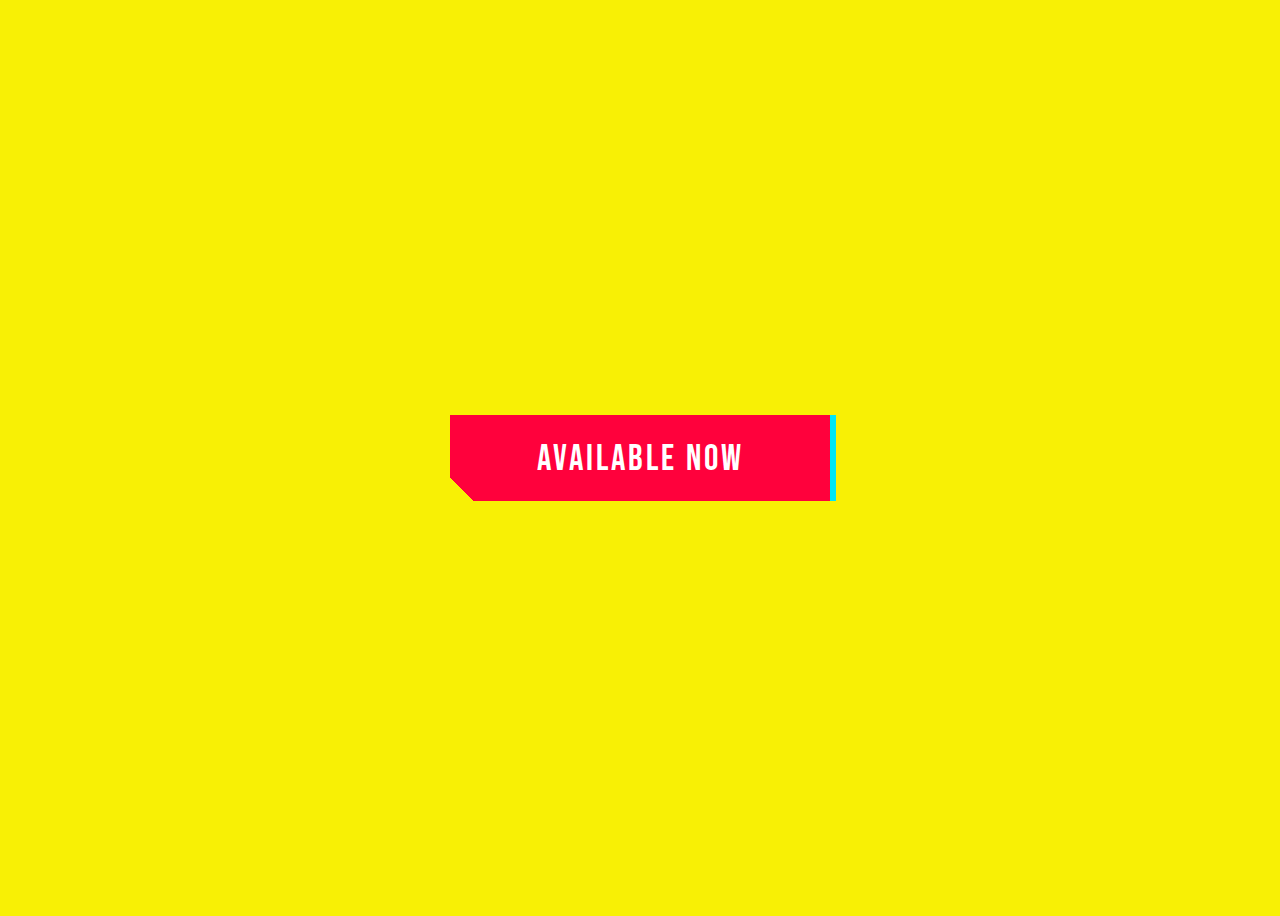
<file: punk-button/index.html>
<!DOCTYPE html>
<html lang="en">
<head>
    <meta charset="UTF-8">
    <meta name="viewport" content="width=device-width, initial-scale=1.0">
    <meta http-equiv="X-UA-Compatible" content="ie=edge">
    <link rel="proconnect" href="https://fonts.gstatic.com">
    <link rel="stylesheet" href="https://fonts.googleapis.com/css2?family=Bebas+Neue&display=swap">
    <link rel="stylesheet" href="./style.css">
    <title>Document</title>
</head>
<body>
    <button>AVAILABLE NOW</button>
</body>
</html>
</file>
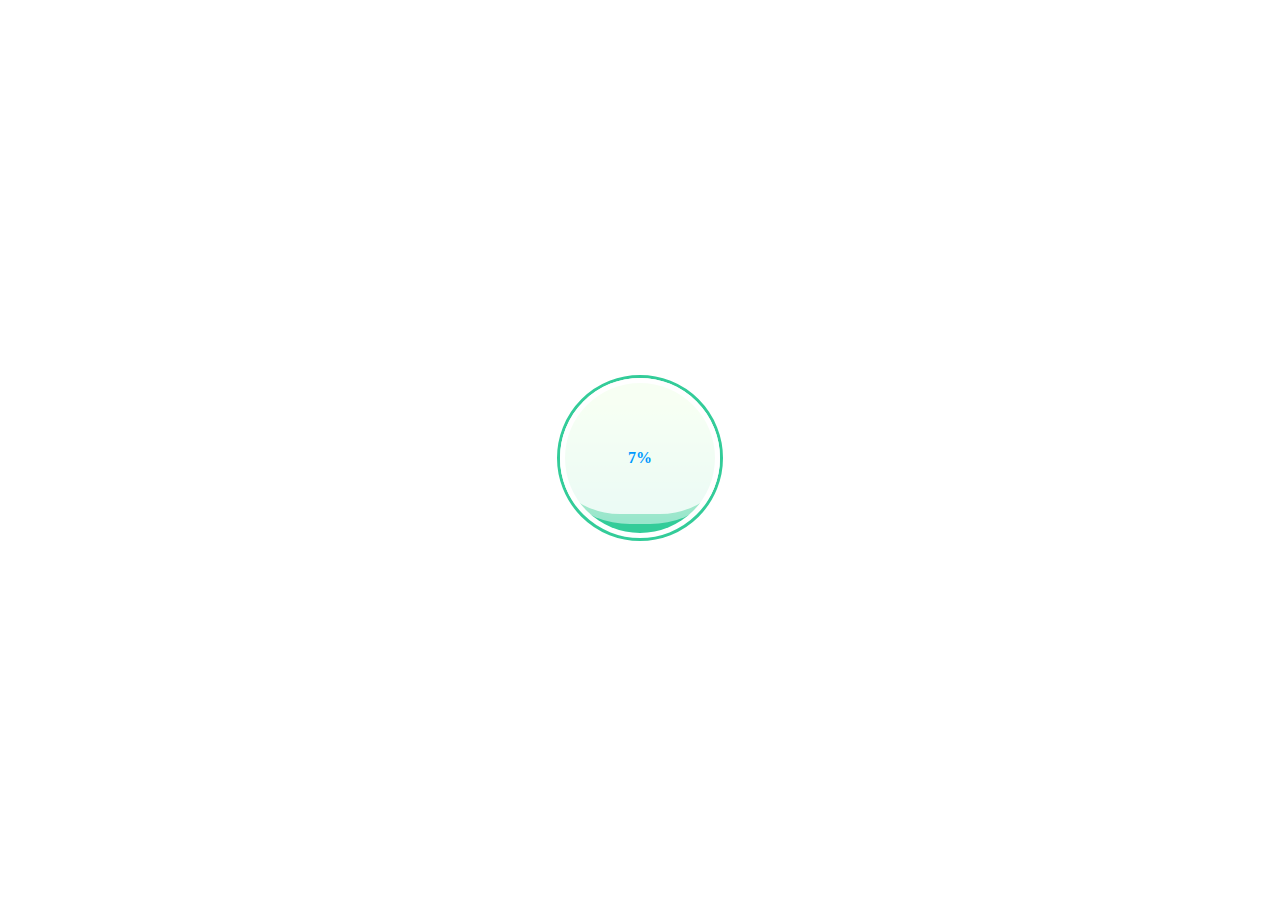
<file: water-ball/index.html>
<!DOCTYPE html>
<html lang="en">
<head>
    <meta charset="UTF-8">
    <meta name="viewport" content="width=device-width, initial-scale=1.0">
    <meta http-equiv="X-UA-Compatible" content="ie=edge">
    <title>water-ball</title>
    <link rel="stylesheet" href="./style.css">
</head>
<body>
    <div class="state-ball" style="--offset: 0;">
        <div class="wave"></div>
        <div class="progress"></div>
    </div>
</body>

<script>
    let box = document.getElementsByClassName('state-ball')[0];
    let progress = 0;
    let trendIsUp = true;
    setInterval(() => {
        if (trendIsUp) {
            if (progress < 100) {
                progress++;
            } else {
                trendIsUp = false;
            }
        } else {
            if (progress > 0) {
                progress--;
            } else {
                trendIsUp = true;
            }
        }
        box.style = `--offset: ${progress}`;
    }, 100)

</script>
</html>
</file>
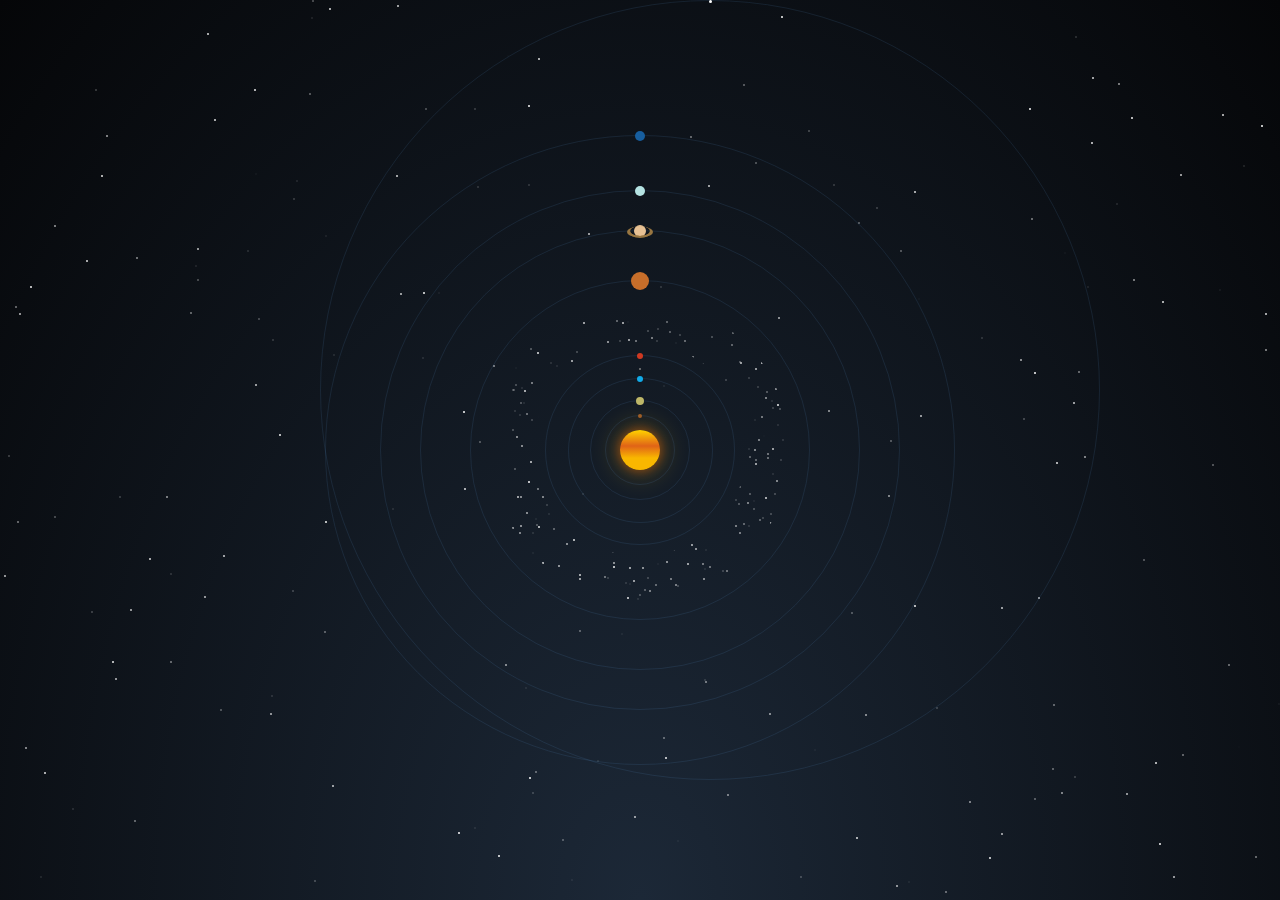
<file: 太阳系图/index.html>
<!DOCTYPE html>
<html lang="en">
<head>
    <meta charset="UTF-8">
    <meta name="viewport" content="width=device-width, initial-scale=1.0">
    <meta http-equiv="X-UA-Compatible" content="ie=edge">
    <title>solar-system</title>
    <link rel="stylesheet" href="../reset.css">
    <link rel="stylesheet" href="style.css">
</head>
<body>
      <div class='solar-syst'>
        <div class='planet sun'></div>
        <div class='planet mercury'></div>
        <div class='planet venus'></div>
        <div class='planet earth'></div>
        <div class='planet mars'></div>
        <div class='planet jupiter'></div>
        <div class='planet saturn'></div>
        <div class='planet uranus'></div>
        <div class='planet neptune'></div>
        <div class='planet pluto'></div>
        <div class='planet asteroids-belt'></div>
      </div>
      
</body>
</html>
</file>
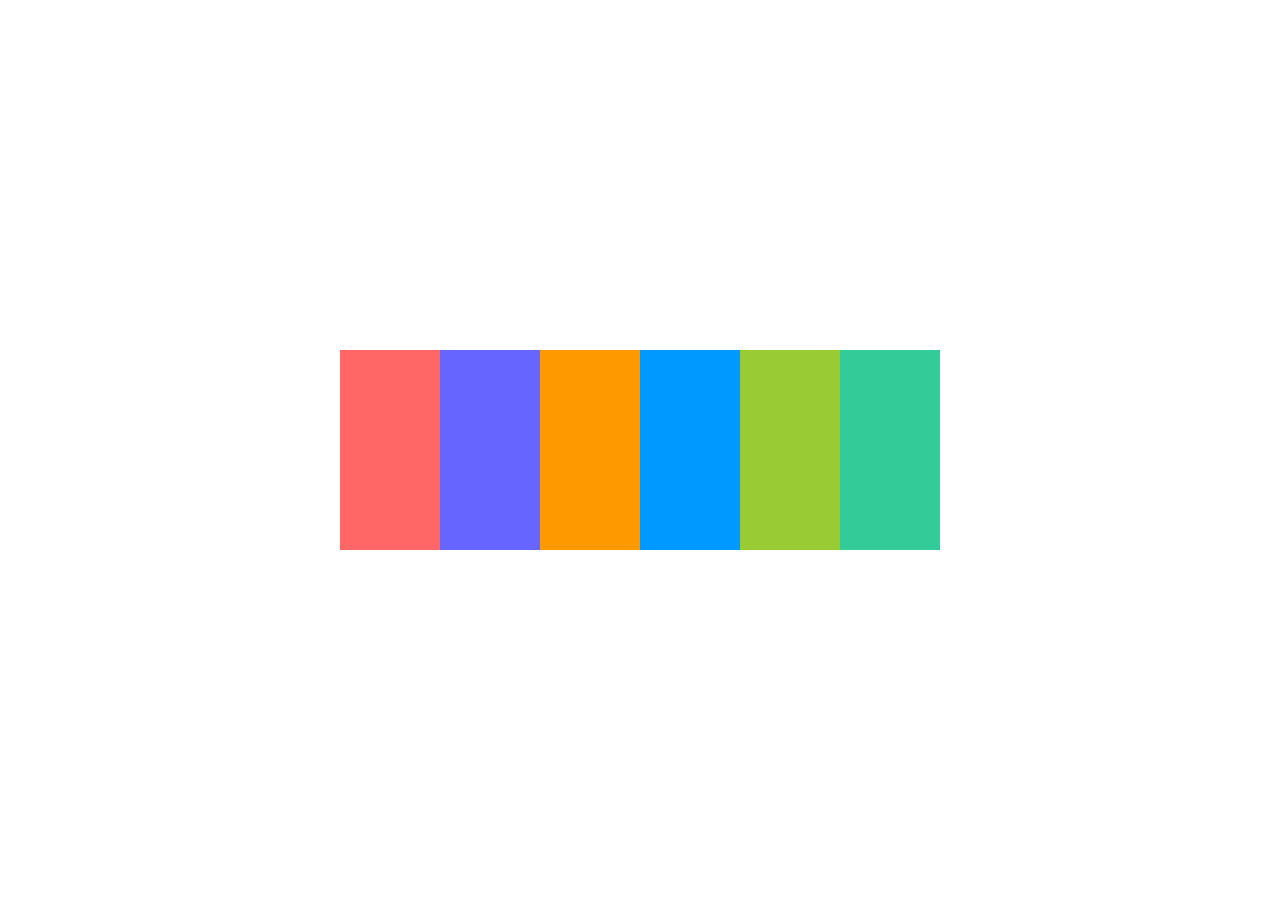
<file: 手风琴效果/index.html>
<!DOCTYPE html>
<html lang="en">
<head>
    <meta charset="UTF-8">
    <meta name="viewport" content="width=device-width, initial-scale=1.0">
    <meta http-equiv="X-UA-Compatible" content="ie=edge">
    <title>手风琴效果</title>
    <link rel="stylesheet" href="../reset.css">
    <link rel="stylesheet" href="./style.css">
</head>
<body class="flex-ct-x">
    <div class="accordion flex-ct-x">
        <div class="item"></div>
        <div class="item"></div>
        <div class="item"></div>
        <div class="item"></div>
        <div class="item"></div>
        <div class="item"></div>
    </div>
</body>
</html>
</file>
<file: punk-button/style.css>
body {
    display: flex;
    justify-content: center;
    align-items: center;
    min-height: 100vh;
    background-color: #F8F005;
}
button, button::after {
    position: relative;
    width: 380px;
    height: 86px;
    font-size: 36px;
    font-family: 'Bebas Neue', cursive;
    background: linear-gradient(45deg, transparent 5%, #FF013C 5%);
    border: 0;
    color: #fff;
    letter-spacing: 3px;
    line-height: 88px;
    box-shadow: 6px 0px 0px #00E6F6;
    outline: transparent;
    cursor: pointer;
}
button::after {
    --slice-0: inset(50% 50% 50% 50%);
    --slice-1: inset(80% -6px 0 0);
    --slice-2: inset(50% -6px 30% 0);
    --slice-3: inset(10% -6px 85% 0);
    --slice-4: inset(40% -6px 43% 0);
    --slice-5: inset(80% -6px 5% 0);

    content: 'AVAILABLE NOW';
    display: block;
    position: absolute;
    top: 0; left: 0; bottom: 0;
    background: linear-gradient(45deg, transparent 3%, #00E6F6 3%,
    #00E6F6 5%, #FF013C 5%);
    text-shadow: -3px -3px 0px #F8F005, 3px 3px 0px #00E6F6;
    clip-path: var(--slice-0)
}


@keyframes glitch {
    0% {
        clip-path: var(--slice-1);
        transform: translate(-20px, -10px);
    }
    10% {
        clip-path: var(--slice-3);
        transform: translate(10px, 10px);
    }
    20% {
        clip-path: var(--slice-1);
        transform: translate(-10px, 10px);
    }

    30% {
        clip-path: var(--slice-3);
        transform: translate(-0, 5px);
    }
    40% {
        clip-path: var(--slice-2);
        transform: translate(-5px, 0);
    }
    50% {
        clip-path: var(--slice-3);
        transform: translate(5px, 0);
    }
    60% {
        clip-path: var(--slice-4);
        transform: translate(5px, 10px);
    }
    70% {
        clip-path: var(--slice-2);
        transform: translate(-10px, 10px);
    }
    80% {
        clip-path: var(--slice-5);
        transform: translate(20px, -10px);
    }
    90% {
        clip-path: var(--slice-1);
        transform: translate(-10px, 0);
    }
    100% {
        clip-path: var(--slice-1);
        transform: translate(0);
    }
}

button:hover::after {
    animation: glitch 1s;
    animation-timing-function: steps(2, end);
}
</file>
<file: water-ball/style.css>
body {
    height: 100vh;
    display: flex;
    justify-content: center;
    align-items: center;
}

.state-ball {
    position: relative;
    width: 150px;
    height: 150px;
    padding: 5px;
    border: 3px solid #3c9;
    border-radius: 100%;
    background-color: #fff;
    overflow: hidden;
}
.state-ball::before,
.state-ball::after {
    content: '';
    position: absolute;
    left: 50%;
    bottom: 5px;
    z-index: 9;
    width: 200px;
    height: 200px;
    margin-left: -100px;
}
.state-ball::before {
    margin-bottom: calc(var(--offset) * 1.34px);
    border-radius: 45%;
    background-color:rgba(255,255,255, .5);
    animation: rotate 10s linear -5s infinite;
}
.state-ball::after {
    margin-bottom: calc(var(--offset) * 1.34px + 10px);
    border-radius: 40%;
    background-color:rgba(255,255,255, .8);
    animation: rotate 15s infinite;
}
@keyframes rotate {
    to {
        transform: rotate(1turn)
    }
}

.wave {
    position: relative;
    width: 100%;
    height: 100%;
    border-radius: 100%;
    background-image: linear-gradient(to bottom, #af8 13%, #3c9 91%)
}

.progress::after {
    content: counter(progress) "%";
    counter-reset: progress var(--offset);
    position: absolute;
    top: 0;
    left: 0;
    display: flex;
    justify-content: center;
    align-items: center;
    width: 100%;
    height: 100%;
    font-weight: bold;
    font-size: 16px;
    color: #09f;
    z-index: 99;
}
</file>
<file: 太阳系图/style.css>
@-webkit-keyframes rolate {
  from {
    -webkit-transform: rotate(0);
            transform: rotate(0);
  }
  to {
    -webkit-transform: rotate(-360deg);
            transform: rotate(-360deg);
  }
}

@keyframes rolate {
  from {
    -webkit-transform: rotate(0);
            transform: rotate(0);
  }
  to {
    -webkit-transform: rotate(-360deg);
            transform: rotate(-360deg);
  }
}

html, body {
  width: 100%;
  height: 100%;
}

body {
  background: radial-gradient(ellipse at bottom, #1c2837 0%, #050608 100%);
}

.solar-syst {
  position: relative;
  height: 100%;
}

.solar-syst:after {
  content: '';
  position: absolute;
  top: -2px;
  width: 2px;
  height: 2px;
  border-radius: 100px;
  background: #fff;
  -webkit-box-shadow: 312px 2px 0 0px rgba(255, 255, 255, 0.325), 1370px 1368px 0 0px rgba(255,255,255, 0.856), 1213px 1231px 0 0px rgba(255,255,255, 0.709), 1600px 632px 0 0px rgba(255,255,255, 0.256), 344px 1267px 0 0px rgba(255,255,255, 0.582), 589px 1646px 0 0px rgba(255,255,255, 0.642), 1351px 970px 0 0px rgba(255,255,255, 0.464), 1212px 1677px 0 0px rgba(255,255,255, 0.107), 1388px 1755px 0 0px rgba(255,255,255, 0.587), 1766px 1710px 0 0px rgba(255,255,255, 0.656), 513px 391px 0 0px rgba(255,255,255, 0.291), 311px 19px 0 0px rgba(255,255,255, 0.114), 1726px 966px 0 0px rgba(255,255,255, 0.318), 888px 497px 0 0px rgba(255,255,255, 0.615), 1113px 1544px 0 0px rgba(255,255,255, 0.779), 1173px 878px 0 0px rgba(255,255,255, 0.746), 1219px 291px 0 0px rgba(255,255,255, 0.064), 1590px 148px 0 0px rgba(255,255,255, 0.821), 37px 1650px 0 0px rgba(255,255,255, 0.878), 660px 288px 0 0px rgba(255,255,255, 0.173), 981px 339px 0 0px rgba(255,255,255, 0.172), 1425px 243px 0 0px rgba(255,255,255, 0.763), 1682px 442px 0 0px rgba(255,255,255, 0.015), 720px 1765px 0 0px rgba(255,255,255, 0.651), 571px 881px 0 0px rgba(255,255,255, 0.084), 1481px 1502px 0 0px rgba(255,255,255, 0.623), 119px 498px 0 0px rgba(255,255,255, 0.219), 309px 95px 0 0px rgba(255,255,255, 0.387), 1092px 79px 0 0px rgba(255,255,255, 0.828), 1717px 13px 0 0px rgba(255,255,255, 0.636), 828px 412px 0 0px rgba(255,255,255, 0.623), 1556px 1485px 0 0px rgba(255,255,255, 0.746), 279px 436px 0 0px rgba(255,255,255, 0.932), 360px 1650px 0 0px rgba(255,255,255, 0.281), 525px 689px 0 0px rgba(255,255,255, 0.094), 1181px 1742px 0 0px rgba(255,255,255, 0.801), 138px 1673px 0 0px rgba(255,255,255, 0.723), 1679px 1269px 0 0px rgba(255,255,255, 0.909), 1575px 1px 0 0px rgba(255,255,255, 0.069), 535px 1025px 0 0px rgba(255,255,255, 0.645), 1335px 1061px 0 0px rgba(255,255,255, 0.653), 186px 1355px 0 0px rgba(255,255,255, 0.92), 401px 1099px 0 0px rgba(255,255,255, 0.638), 1523px 268px 0 0px rgba(255,255,255, 0.271), 52px 1169px 0 0px rgba(255,255,255, 0.17), 1401px 486px 0 0px rgba(255,255,255, 0.398), 1125px 942px 0 0px rgba(255,255,255, 0.394), 1408px 1003px 0 0px rgba(255,255,255, 0.173), 1339px 916px 0 0px rgba(255,255,255, 0.428), 969px 803px 0 0px rgba(255,255,255, 0.597), 880px 1115px 0 0px rgba(255,255,255, 0.709), 1752px 390px 0 0px rgba(255,255,255, 0.794), 1292px 549px 0 0px rgba(255,255,255, 0.356), 665px 759px 0 0px rgba(255,255,255, 0.929), 585px 1599px 0 0px rgba(255,255,255, 0.342), 296px 182px 0 0px rgba(255,255,255, 0.115), 438px 1564px 0 0px rgba(255,255,255, 0.459), 27px 976px 0 0px rgba(255,255,255, 0.889), 1096px 1260px 0 0px rgba(255,255,255, 0.568), 726px 1496px 0 0px rgba(255,255,255, 0.317), 1017px 1552px 0 0px rgba(255,255,255, 0.11), 1028px 1651px 0 0px rgba(255,255,255, 0.562), 247px 252px 0 0px rgba(255,255,255, 0.141), 1133px 281px 0 0px rgba(255,255,255, 0.579), 1143px 561px 0 0px rgba(255,255,255, 0.355), 1403px 1043px 0 0px rgba(255,255,255, 0.793), 197px 281px 0 0px rgba(255,255,255, 0.317), 908px 883px 0 0px rgba(255,255,255, 0.074), 8px 457px 0 0px rgba(255,255,255, 0.246), 1389px 152px 0 0px rgba(255,255,255, 0.735), 1091px 144px 0 0px rgba(255,255,255, 0.883), 1592px 1139px 0 0px rgba(255,255,255, 0.917), 858px 224px 0 0px rgba(255,255,255, 0.372), 1005px 1490px 0 0px rgba(255,255,255, 0.559), 30px 288px 0 0px rgba(255,255,255, 0.933), 866px 1571px 0 0px rgba(255,255,255, 0.398), 1651px 520px 0 0px rgba(255,255,255, 0.897), 132px 1177px 0 0px rgba(255,255,255, 0.98), 1341px 1601px 0 0px rgba(255,255,255, 0.48), 1081px 1447px 0 0px rgba(255,255,255, 0.249), 1029px 110px 0 0px rgba(255,255,255, 0.982), 264px 1116px 0 0px rgba(255,255,255, 0.296), 1084px 458px 0 0px rgba(255,255,255, 0.632), 1702px 755px 0 0px rgba(255,255,255, 0.854), 1182px 756px 0 0px rgba(255,255,255, 0.449), 258px 320px 0 0px rgba(255,255,255, 0.289), 286px 1105px 0 0px rgba(255,255,255, 0.475), 716px 1122px 0 0px rgba(255,255,255, 0.512), 315px 1120px 0 0px rgba(255,255,255, 0.203), 1335px 386px 0 0px rgba(255,255,255, 0.764), 1061px 794px 0 0px rgba(255,255,255, 0.609), 678px 1630px 0 0px rgba(255,255,255, 0.065), 1170px 968px 0 0px rgba(255,255,255, 0.244), 204px 598px 0 0px rgba(255,255,255, 0.74), 562px 841px 0 0px rgba(255,255,255, 0.349), 325px 237px 0 0px rgba(255,255,255, 0.085), 72px 810px 0 0px rgba(255,255,255, 0.145), 979px 1425px 0 0px rgba(255,255,255, 0.245), 1092px 1691px 0 0px rgba(255,255,255, 0.001), 1467px 1274px 0 0px rgba(255,255,255, 0.799), 1035px 1397px 0 0px rgba(255,255,255, 0.95), 1087px 288px 0 0px rgba(255,255,255, 0.098), 1358px 588px 0 0px rgba(255,255,255, 0.575), 42px 1144px 0 0px rgba(255,255,255, 0.244), 663px 387px 0 0px rgba(255,255,255, 0.086), 255px 386px 0 0px rgba(255,255,255, 0.767), 314px 882px 0 0px rgba(255,255,255, 0.273), 106px 137px 0 0px rgba(255,255,255, 0.637), 547px 967px 0 0px rgba(255,255,255, 0.612), 1675px 1181px 0 0px rgba(255,255,255, 0.905), 464px 490px 0 0px rgba(255,255,255, 0.868), 507px 57px 0 0px rgba(255,255,255, 0.022), 1648px 1338px 0 0px rgba(255,255,255, 0.303), 1355px 63px 0 0px rgba(255,255,255, 0.831), 1170px 1576px 0 0px rgba(255,255,255, 0.468), 1604px 567px 0 0px rgba(255,255,255, 0.322), 293px 200px 0 0px rgba(255,255,255, 0.206), 663px 739px 0 0px rgba(255,255,255, 0.435), 1467px 1732px 0 0px rgba(255,255,255, 0.655), 210px 1101px 0 0px rgba(255,255,255, 0.984), 1163px 949px 0 0px rgba(255,255,255, 0.256), 425px 110px 0 0px rgba(255,255,255, 0.31), 95px 91px 0 0px rgba(255,255,255, 0.237), 989px 1048px 0 0px rgba(255,255,255, 0.506), 902px 1125px 0 0px rgba(255,255,255, 0.522), 498px 857px 0 0px rgba(255,255,255, 0.967), 1261px 127px 0 0px rgba(255,255,255, 0.993), 1576px 1410px 0 0px rgba(255,255,255, 0.77), 45px 1032px 0 0px rgba(255,255,255, 0.369), 1013px 1233px 0 0px rgba(255,255,255, 0.975), 1034px 374px 0 0px rgba(255,255,255, 0.992), 1589px 1737px 0 0px rgba(255,255,255, 0.231), 254px 91px 0 0px rgba(255,255,255, 0.907), 374px 1764px 0 0px rgba(255,255,255, 0.308), 1289px 261px 0 0px rgba(255,255,255, 0.586), 1064px 1566px 0 0px rgba(255,255,255, 0.448), 19px 315px 0 0px rgba(255,255,255, 0.735), 1639px 1527px 0 0px rgba(255,255,255, 0.154), 1738px 1410px 0 0px rgba(255,255,255, 0.124), 1676px 194px 0 0px rgba(255,255,255, 0.313), 1183px 1293px 0 0px rgba(255,255,255, 0.654), 1419px 1053px 0 0px rgba(255,255,255, 0.647), 951px 1138px 0 0px rgba(255,255,255, 0.138), 1155px 764px 0 0px rgba(255,255,255, 0.877), 655px 1632px 0 0px rgba(255,255,255, 0.93), 1412px 1512px 0 0px rgba(255,255,255, 0.429), 1056px 464px 0 0px rgba(255,255,255, 0.878), 743px 1713px 0 0px rgba(255,255,255, 0.794), 1532px 1704px 0 0px rgba(255,255,255, 0.018), 559px 1281px 0 0px rgba(255,255,255, 0.553), 876px 209px 0 0px rgba(255,255,255, 0.224), 400px 295px 0 0px rgba(255,255,255, 0.765), 301px 999px 0 0px rgba(255,255,255, 0.273), 271px 697px 0 0px rgba(255,255,255, 0.15), 409px 972px 0 0px rgba(255,255,255, 0.127), 529px 779px 0 0px rgba(255,255,255, 0.987), 1362px 1598px 0 0px rgba(255,255,255, 0.699), 1491px 1649px 0 0px rgba(255,255,255, 0.164), 463px 413px 0 0px rgba(255,255,255, 0.985), 1308px 1001px 0 0px rgba(255,255,255, 0.943), 1389px 1619px 0 0px rgba(255,255,255, 0.614), 690px 138px 0 0px rgba(255,255,255, 0.461), 800px 1398px 0 0px rgba(255,255,255, 0.226), 54px 518px 0 0px rgba(255,255,255, 0.317), 1378px 311px 0 0px rgba(255,255,255, 0.147), 705px 683px 0 0px rgba(255,255,255, 0.543), 1265px 315px 0 0px rgba(255,255,255, 0.839), 918px 300px 0 0px rgba(255,255,255, 0.034), 834px 1095px 0 0px rgba(255,255,255, 0.484), 1047px 1773px 0 0px rgba(255,255,255, 0.624), 1734px 1477px 0 0px rgba(255,255,255, 0.36), 838px 1652px 0 0px rgba(255,255,255, 0.821), 579px 632px 0 0px rgba(255,255,255, 0.392), 160px 1782px 0 0px rgba(255,255,255, 0.681), 528px 186px 0 0px rgba(255,255,255, 0.174), 1212px 466px 0 0px rgba(255,255,255, 0.373), 686px 1205px 0 0px rgba(255,255,255, 0.792), 187px 1306px 0 0px rgba(255,255,255, 0.261), 999px 1155px 0 0px rgba(255,255,255, 0.91), 422px 359px 0 0px rgba(255,255,255, 0.131), 1023px 420px 0 0px rgba(255,255,255, 0.284), 1422px 1629px 0 0px rgba(255,255,255, 0.789), 1660px 1539px 0 0px rgba(255,255,255, 0.901), 778px 319px 0 0px rgba(255,255,255, 0.684), 1541px 1380px 0 0px rgba(255,255,255, 0.93), 1402px 496px 0 0px rgba(255,255,255, 0.348), 808px 132px 0 0px rgba(255,255,255, 0.274), 1278px 705px 0 0px rgba(255,255,255, 0.055), 397px 1352px 0 0px rgba(255,255,255, 0.265), 1384px 666px 0 0px rgba(255,255,255, 0.843), 1608px 551px 0 0px rgba(255,255,255, 0.391), 1118px 85px 0 0px rgba(255,255,255, 0.592), 1656px 1346px 0 0px rgba(255,255,255, 0.252), 1389px 1784px 0 0px rgba(255,255,255, 0.531), 149px 560px 0 0px rgba(255,255,255, 0.852), 329px 10px 0 0px rgba(255,255,255, 0.86), 1716px 451px 0 0px rgba(255,255,255, 0.54), 272px 341px 0 0px rgba(255,255,255, 0.185), 945px 893px 0 0px rgba(255,255,255, 0.467), 896px 887px 0 0px rgba(255,255,255, 0.705), 423px 1059px 0 0px rgba(255,255,255, 0.839), 387px 988px 0 0px rgba(255,255,255, 0.932), 1767px 1133px 0 0px rgba(255,255,255, 0.724), 1174px 1494px 0 0px rgba(255,255,255, 0.76), 1788px 1502px 0 0px rgba(255,255,255, 0.928), 936px 709px 0 0px rgba(255,255,255, 0.227), 1001px 835px 0 0px rgba(255,255,255, 0.724), 914px 607px 0 0px rgba(255,255,255, 0.931), 920px 417px 0 0px rgba(255,255,255, 0.741), 825px 1513px 0 0px rgba(255,255,255, 0.519), 705px 931px 0 0px rgba(255,255,255, 0.659), 538px 60px 0 0px rgba(255,255,255, 0.858), 397px 7px 0 0px rgba(255,255,255, 0.799), 223px 557px 0 0px rgba(255,255,255, 0.8), 1582px 1267px 0 0px rgba(255,255,255, 0.151), 726px 572px 0 0px rgba(255,255,255, 0.491), 1157px 910px 0 0px rgba(255,255,255, 0.542), 1547px 223px 0 0px rgba(255,255,255, 0.754), 704px 681px 0 0px rgba(255,255,255, 0.16), 1281px 664px 0 0px rgba(255,255,255, 0.016), 1367px 1684px 0 0px rgba(255,255,255, 0.659), 1160px 1492px 0 0px rgba(255,255,255, 0.023), 195px 267px 0 0px rgba(255,255,255, 0.104), 170px 575px 0 0px rgba(255,255,255, 0.166), 1773px 965px 0 0px rgba(255,255,255, 0.21), 199px 1441px 0 0px rgba(255,255,255, 0.704), 814px 751px 0 0px rgba(255,255,255, 0.053), 197px 250px 0 0px rgba(255,255,255, 0.738), 856px 839px 0 0px rgba(255,255,255, 0.861), 1727px 451px 0 0px rgba(255,255,255, 0.37), 590px 1349px 0 0px rgba(255,255,255, 0.16), 1770px 35px 0 0px rgba(255,255,255, 0.759), 597px 762px 0 0px rgba(255,255,255, 0.113), 677px 842px 0 0px rgba(255,255,255, 0.06), 1368px 10px 0 0px rgba(255,255,255, 0.445), 1722px 1062px 0 0px rgba(255,255,255, 0.382), 558px 1736px 0 0px rgba(255,255,255, 0.249), 1748px 1746px 0 0px rgba(255,255,255, 0.74), 750px 1455px 0 0px rgba(255,255,255, 0.829), 608px 1498px 0 0px rgba(255,255,255, 0.928), 1001px 609px 0 0px rgba(255,255,255, 0.77), 912px 1447px 0 0px rgba(255,255,255, 0.65), 737px 1049px 0 0px rgba(255,255,255, 0.025), 484px 1425px 0 0px rgba(255,255,255, 0.939), 943px 1069px 0 0px rgba(255,255,255, 0.157), 947px 1054px 0 0px rgba(255,255,255, 0.226), 1052px 770px 0 0px rgba(255,255,255, 0.419), 636px 1092px 0 0px rgba(255,255,255, 0.148), 1238px 748px 0 0px rgba(255,255,255, 0.014), 332px 787px 0 0px rgba(255,255,255, 0.779), 1034px 800px 0 0px rgba(255,255,255, 0.393), 535px 773px 0 0px rgba(255,255,255, 0.428), 220px 711px 0 0px rgba(255,255,255, 0.35), 1472px 1719px 0 0px rgba(255,255,255, 0.806), 772px 1268px 0 0px rgba(255,255,255, 0.999), 477px 188px 0 0px rgba(255,255,255, 0.17), 781px 1293px 0 0px rgba(255,255,255, 0.973), 1303px 38px 0 0px rgba(255,255,255, 0.225), 1480px 883px 0 0px rgba(255,255,255, 0.107), 1516px 893px 0 0px rgba(255,255,255, 0.715), 334px 905px 0 0px rgba(255,255,255, 0.156), 1173px 1789px 0 0px rgba(255,255,255, 0.407), 978px 954px 0 0px rgba(255,255,255, 0.156), 1701px 1170px 0 0px rgba(255,255,255, 0.3), 1367px 380px 0 0px rgba(255,255,255, 0.749), 936px 1462px 0 0px rgba(255,255,255, 0.941), 1386px 1700px 0 0px rgba(255,255,255, 0.644), 1694px 354px 0 0px rgba(255,255,255, 0.19), 588px 235px 0 0px rgba(255,255,255, 0.756), 433px 1634px 0 0px rgba(255,255,255, 0.74), 755px 1746px 0 0px rgba(255,255,255, 0.08), 1475px 917px 0 0px rgba(255,255,255, 0.181), 1496px 1218px 0 0px rgba(255,255,255, 0.627), 1789px 1788px 0 0px rgba(255,255,255, 0.052), 769px 715px 0 0px rgba(255,255,255, 0.648), 263px 1320px 0 0px rgba(255,255,255, 0.428), 255px 175px 0 0px rgba(255,255,255, 0.042), 428px 1124px 0 0px rgba(255,255,255, 0.64), 486px 1104px 0 0px rgba(255,255,255, 0.736), 438px 294px 0 0px rgba(255,255,255, 0.063), 270px 715px 0 0px rgba(255,255,255, 0.709), 387px 1592px 0 0px rgba(255,255,255, 0.613), 194px 1158px 0 0px rgba(255,255,255, 0.171), 507px 1214px 0 0px rgba(255,255,255, 0.401), 1661px 1198px 0 0px rgba(255,255,255, 0.677), 27px 990px 0 0px rgba(255,255,255, 0.785), 854px 1713px 0 0px rgba(255,255,255, 0.812), 25px 749px 0 0px rgba(255,255,255, 0.641), 800px 878px 0 0px rgba(255,255,255, 0.259), 1222px 116px 0 0px rgba(255,255,255, 0.838), 1450px 369px 0 0px rgba(255,255,255, 0.827), 17px 523px 0 0px rgba(255,255,255, 0.478), 727px 796px 0 0px rgba(255,255,255, 0.566), 1460px 1651px 0 0px rgba(255,255,255, 0.009), 304px 1575px 0 0px rgba(255,255,255, 0.374), 1612px 1484px 0 0px rgba(255,255,255, 0.864), 142px 965px 0 0px rgba(255,255,255, 0.793), 528px 107px 0 0px rgba(255,255,255, 0.967), 900px 252px 0 0px rgba(255,255,255, 0.37), 1466px 649px 0 0px rgba(255,255,255, 0.32), 1430px 815px 0 0px rgba(255,255,255, 0.604), 214px 966px 0 0px rgba(255,255,255, 0.539), 493px 367px 0 0px rgba(255,255,255, 0.543), 1131px 119px 0 0px rgba(255,255,255, 0.94), 152px 1315px 0 0px rgba(255,255,255, 0.339), 1159px 845px 0 0px rgba(255,255,255, 0.95), 120px 1487px 0 0px rgba(255,255,255, 0.563), 1451px 816px 0 0px rgba(255,255,255, 0.762), 743px 86px 0 0px rgba(255,255,255, 0.388), 1020px 361px 0 0px rgba(255,255,255, 0.68), 345px 1181px 0 0px rgba(255,255,255, 0.476), 1462px 662px 0 0px rgba(255,255,255, 0.852), 755px 164px 0 0px rgba(255,255,255, 0.338), 1760px 1143px 0 0px rgba(255,255,255, 0.984), 1652px 227px 0 0px rgba(255,255,255, 0.984), 1514px 1592px 0 0px rgba(255,255,255, 0.641), 622px 929px 0 0px rgba(255,255,255, 0.651), 423px 294px 0 0px rgba(255,255,255, 0.949), 1642px 1193px 0 0px rgba(255,255,255, 0.57), 1452px 704px 0 0px rgba(255,255,255, 0.338), 1751px 573px 0 0px rgba(255,255,255, 0.355), 1440px 1619px 0 0px rgba(255,255,255, 0.157), 1608px 170px 0 0px rgba(255,255,255, 0.397), 1425px 531px 0 0px rgba(255,255,255, 0.357), 1470px 165px 0 0px rgba(255,255,255, 0.558), 582px 495px 0 0px rgba(255,255,255, 0.133), 344px 1700px 0 0px rgba(255,255,255, 0.173), 1418px 836px 0 0px rgba(255,255,255, 0.67), 159px 1326px 0 0px rgba(255,255,255, 0.534), 1162px 303px 0 0px rgba(255,255,255, 0.876), 324px 633px 0 0px rgba(255,255,255, 0.404), 1152px 1102px 0 0px rgba(255,255,255, 0.38), 464px 945px 0 0px rgba(255,255,255, 0.84), 1031px 220px 0 0px rgba(255,255,255, 0.498), 1799px 1051px 0 0px rgba(255,255,255, 0.293), 1700px 1098px 0 0px rgba(255,255,255, 0.628), 490px 1418px 0 0px rgba(255,255,255, 0.588), 698px 1690px 0 0px rgba(255,255,255, 0.024), 196px 1786px 0 0px rgba(255,255,255, 0.05), 532px 794px 0 0px rgba(255,255,255, 0.22), 480px 1004px 0 0px rgba(255,255,255, 0.666), 458px 834px 0 0px rgba(255,255,255, 0.982), 528px 483px 0 0px rgba(255,255,255, 0.968), 1160px 930px 0 0px rgba(255,255,255, 0.973), 91px 613px 0 0px rgba(255,255,255, 0.248), 1721px 17px 0 0px rgba(255,255,255, 0.871), 865px 716px 0 0px rgba(255,255,255, 0.631), 1614px 1195px 0 0px rgba(255,255,255, 0.966), 1613px 1342px 0 0px rgba(255,255,255, 0.042), 136px 259px 0 0px rgba(255,255,255, 0.529), 1494px 996px 0 0px rgba(255,255,255, 0.897), 1624px 440px 0 0px rgba(255,255,255, 0.233), 781px 18px 0 0px rgba(255,255,255, 0.98), 492px 1149px 0 0px rgba(255,255,255, 0.149), 1350px 29px 0 0px rgba(255,255,255, 0.059), 1053px 706px 0 0px rgba(255,255,255, 0.449), 904px 1067px 0 0px rgba(255,255,255, 0.468), 1064px 254px 0 0px rgba(255,255,255, 0.038), 1470px 717px 0 0px rgba(255,255,255, 0.314), 640px 1796px 0 0px rgba(255,255,255, 0.736), 1174px 1144px 0 0px rgba(255,255,255, 0.863), 1192px 1614px 0 0px rgba(255,255,255, 0.911), 1038px 599px 0 0px rgba(255,255,255, 0.661), 890px 442px 0 0px rgba(255,255,255, 0.363), 1078px 373px 0 0px rgba(255,255,255, 0.474), 236px 1415px 0 0px rgba(255,255,255, 0.188), 530px 1556px 0 0px rgba(255,255,255, 0.865), 1336px 1145px 0 0px rgba(255,255,255, 0.653), 582px 1450px 0 0px rgba(255,255,255, 0.795), 1172px 1625px 0 0px rgba(255,255,255, 0.214), 851px 614px 0 0px rgba(255,255,255, 0.341), 662px 1139px 0 0px rgba(255,255,255, 0.001), 1075px 38px 0 0px rgba(255,255,255, 0.171), 1708px 222px 0 0px rgba(255,255,255, 0.16), 1689px 1530px 0 0px rgba(255,255,255, 0.033), 115px 680px 0 0px rgba(255,255,255, 0.743), 286px 1403px 0 0px rgba(255,255,255, 0.901), 97px 989px 0 0px rgba(255,255,255, 0.4), 1397px 686px 0 0px rgba(255,255,255, 0.13), 1376px 1401px 0 0px rgba(255,255,255, 0.009), 207px 35px 0 0px rgba(255,255,255, 0.857), 1675px 738px 0 0px rgba(255,255,255, 0.018), 1504px 390px 0 0px rgba(255,255,255, 0.368), 708px 187px 0 0px rgba(255,255,255, 0.792), 1137px 1597px 0 0px rgba(255,255,255, 0.226), 1265px 351px 0 0px rgba(255,255,255, 0.58), 44px 774px 0 0px rgba(255,255,255, 0.869), 1243px 167px 0 0px rgba(255,255,255, 0.125), 1074px 778px 0 0px rgba(255,255,255, 0.223), 1197px 1502px 0 0px rgba(255,255,255, 0.658), 1216px 1195px 0 0px rgba(255,255,255, 0.714), 1742px 437px 0 0px rgba(255,255,255, 0.983), 870px 1225px 0 0px rgba(255,255,255, 0.769), 85px 986px 0 0px rgba(255,255,255, 0.985), 1228px 666px 0 0px rgba(255,255,255, 0.481), 1135px 1416px 0 0px rgba(255,255,255, 0.887), 1745px 1791px 0 0px rgba(255,255,255, 0.453), 15px 308px 0 0px rgba(255,255,255, 0.468), 468px 1521px 0 0px rgba(255,255,255, 0.304), 716px 1169px 0 0px rgba(255,255,255, 0.12), 1427px 199px 0 0px rgba(255,255,255, 0.993), 170px 663px 0 0px rgba(255,255,255, 0.472), 134px 822px 0 0px rgba(255,255,255, 0.455), 203px 1444px 0 0px rgba(255,255,255, 0.78), 253px 1493px 0 0px rgba(255,255,255, 0.883), 1116px 205px 0 0px rgba(255,255,255, 0.127), 866px 1593px 0 0px rgba(255,255,255, 0.591), 39px 1223px 0 0px rgba(255,255,255, 0.606), 621px 635px 0 0px rgba(255,255,255, 0.069), 1567px 1761px 0 0px rgba(255,255,255, 0.96), 711px 1088px 0 0px rgba(255,255,255, 0.489), 407px 1732px 0 0px rgba(255,255,255, 0.514), 474px 110px 0 0px rgba(255,255,255, 0.208), 1629px 1235px 0 0px rgba(255,255,255, 0.504), 891px 1755px 0 0px rgba(255,255,255, 0.622), 584px 1747px 0 0px rgba(255,255,255, 0.428), 390px 1006px 0 0px rgba(255,255,255, 0.395), 1558px 352px 0 0px rgba(255,255,255, 0.715), 1255px 858px 0 0px rgba(255,255,255, 0.483), 214px 121px 0 0px rgba(255,255,255, 0.864), 1126px 795px 0 0px rgba(255,255,255, 0.727), 1594px 933px 0 0px rgba(255,255,255, 0.079), 1461px 1434px 0 0px rgba(255,255,255, 0.365), 945px 1488px 0 0px rgba(255,255,255, 0.491), 1482px 1511px 0 0px rgba(255,255,255, 0.458), 688px 940px 0 0px rgba(255,255,255, 0.782), 1023px 1709px 0 0px rgba(255,255,255, 0.858), 1594px 917px 0 0px rgba(255,255,255, 0.483), 333px 356px 0 0px rgba(255,255,255, 0.119), 1308px 787px 0 0px rgba(255,255,255, 0.347), 54px 227px 0 0px rgba(255,255,255, 0.61), 914px 193px 0 0px rgba(255,255,255, 0.847), 130px 611px 0 0px rgba(255,255,255, 0.735), 1073px 404px 0 0px rgba(255,255,255, 0.785), 1723px 900px 0 0px rgba(255,255,255, 0.853), 1227px 1647px 0 0px rgba(255,255,255, 0.16), 40px 878px 0 0px rgba(255,255,255, 0.116), 474px 829px 0 0px rgba(255,255,255, 0.1), 1581px 605px 0 0px rgba(255,255,255, 0.48), 775px 1239px 0 0px rgba(255,255,255, 0.147), 456px 1122px 0 0px rgba(255,255,255, 0.511), 396px 177px 0 0px rgba(255,255,255, 0.816), 479px 443px 0 0px rgba(255,255,255, 0.346), 1689px 659px 0 0px rgba(255,255,255, 0.151), 396px 1393px 0 0px rgba(255,255,255, 0.599), 1723px 45px 0 0px rgba(255,255,255, 0.542), 1553px 21px 0 0px rgba(255,255,255, 0.939), 712px 1523px 0 0px rgba(255,255,255, 0.913), 1108px 933px 0 0px rgba(255,255,255, 0.752), 989px 859px 0 0px rgba(255,255,255, 0.928), 614px 1170px 0 0px rgba(255,255,255, 0.742), 1676px 1475px 0 0px rgba(255,255,255, 0.69), 1264px 1718px 0 0px rgba(255,255,255, 0.926), 1698px 320px 0 0px rgba(255,255,255, 0.761), 546px 954px 0 0px rgba(255,255,255, 0.105), 693px 1668px 0 0px rgba(255,255,255, 0.439), 1465px 55px 0 0px rgba(255,255,255, 0.304), 101px 177px 0 0px rgba(255,255,255, 0.889), 174px 1549px 0 0px rgba(255,255,255, 0.456), 4px 577px 0 0px rgba(255,255,255, 0.746), 1686px 970px 0 0px rgba(255,255,255, 0.401), 325px 523px 0 0px rgba(255,255,255, 0.948), 392px 510px 0 0px rgba(255,255,255, 0.121), 1790px 848px 0 0px rgba(255,255,255, 0.426), 833px 186px 0 0px rgba(255,255,255, 0.19), 292px 592px 0 0px rgba(255,255,255, 0.241), 1533px 587px 0 0px rgba(255,255,255, 0.961), 1607px 52px 0 0px rgba(255,255,255, 0.908), 86px 262px 0 0px rgba(255,255,255, 0.857), 540px 1697px 0 0px rgba(255,255,255, 0.693), 809px 1301px 0 0px rgba(255,255,255, 0.956), 190px 314px 0 0px rgba(255,255,255, 0.459), 237px 1262px 0 0px rgba(255,255,255, 0.916), 166px 498px 0 0px rgba(255,255,255, 0.601), 1418px 627px 0 0px rgba(255,255,255, 0.219), 1496px 1407px 0 0px rgba(255,255,255, 0.353), 287px 1364px 0 0px rgba(255,255,255, 0.675), 505px 666px 0 0px rgba(255,255,255, 0.632), 1691px 1374px 0 0px rgba(255,255,255, 0.163), 634px 818px 0 0px rgba(255,255,255, 0.758), 1180px 176px 0 0px rgba(255,255,255, 0.763), 112px 663px 0 0px rgba(255,255,255, 0.913), 630px 1365px 0 0px rgba(255,255,255, 0.882), 1627px 1320px 0 0px rgba(255,255,255, 0.719), 1317px 798px 0 0px rgba(255,255,255, 0.233), 1706px 1621px 0 0px rgba(255,255,255, 0.76), 1273px 1636px 0 0px rgba(255,255,255, 0.008), 291px 1146px 0 0px rgba(255,255,255, 0.238), 1398px 323px 0 0px rgba(255,255,255, 0.544), 666px 1278px 0 0px rgba(255,255,255, 0.26), 1208px 1451px 0 0px rgba(255,255,255, 0.106), 826px 1122px 0 0px rgba(255,255,255, 0.972), 1454px 820px 0 0px rgba(255,255,255, 0.272), 1719px 1700px 0 0px rgba(255,255,255, 0.141), 191px 1505px 0 0px rgba(255,255,255, 0.721), 50px 1600px 0 0px rgba(255,255,255, 0.28), 1565px 40px 0 0px rgba(255,255,255, 0.881), 952px 1784px 0 0px rgba(255,255,255, 0.899), 1677px 212px 0 0px rgba(255,255,255, 0.743), 266px 1342px 0 0px rgba(255,255,255, 0.535);
          box-shadow: 312px 2px 0 0px rgba(255, 255, 255, 0.325), 1370px 1368px 0 0px rgba(255,255,255, 0.856), 1213px 1231px 0 0px rgba(255,255,255, 0.709), 1600px 632px 0 0px rgba(255,255,255, 0.256), 344px 1267px 0 0px rgba(255,255,255, 0.582), 589px 1646px 0 0px rgba(255,255,255, 0.642), 1351px 970px 0 0px rgba(255,255,255, 0.464), 1212px 1677px 0 0px rgba(255,255,255, 0.107), 1388px 1755px 0 0px rgba(255,255,255, 0.587), 1766px 1710px 0 0px rgba(255,255,255, 0.656), 513px 391px 0 0px rgba(255,255,255, 0.291), 311px 19px 0 0px rgba(255,255,255, 0.114), 1726px 966px 0 0px rgba(255,255,255, 0.318), 888px 497px 0 0px rgba(255,255,255, 0.615), 1113px 1544px 0 0px rgba(255,255,255, 0.779), 1173px 878px 0 0px rgba(255,255,255, 0.746), 1219px 291px 0 0px rgba(255,255,255, 0.064), 1590px 148px 0 0px rgba(255,255,255, 0.821), 37px 1650px 0 0px rgba(255,255,255, 0.878), 660px 288px 0 0px rgba(255,255,255, 0.173), 981px 339px 0 0px rgba(255,255,255, 0.172), 1425px 243px 0 0px rgba(255,255,255, 0.763), 1682px 442px 0 0px rgba(255,255,255, 0.015), 720px 1765px 0 0px rgba(255,255,255, 0.651), 571px 881px 0 0px rgba(255,255,255, 0.084), 1481px 1502px 0 0px rgba(255,255,255, 0.623), 119px 498px 0 0px rgba(255,255,255, 0.219), 309px 95px 0 0px rgba(255,255,255, 0.387), 1092px 79px 0 0px rgba(255,255,255, 0.828), 1717px 13px 0 0px rgba(255,255,255, 0.636), 828px 412px 0 0px rgba(255,255,255, 0.623), 1556px 1485px 0 0px rgba(255,255,255, 0.746), 279px 436px 0 0px rgba(255,255,255, 0.932), 360px 1650px 0 0px rgba(255,255,255, 0.281), 525px 689px 0 0px rgba(255,255,255, 0.094), 1181px 1742px 0 0px rgba(255,255,255, 0.801), 138px 1673px 0 0px rgba(255,255,255, 0.723), 1679px 1269px 0 0px rgba(255,255,255, 0.909), 1575px 1px 0 0px rgba(255,255,255, 0.069), 535px 1025px 0 0px rgba(255,255,255, 0.645), 1335px 1061px 0 0px rgba(255,255,255, 0.653), 186px 1355px 0 0px rgba(255,255,255, 0.92), 401px 1099px 0 0px rgba(255,255,255, 0.638), 1523px 268px 0 0px rgba(255,255,255, 0.271), 52px 1169px 0 0px rgba(255,255,255, 0.17), 1401px 486px 0 0px rgba(255,255,255, 0.398), 1125px 942px 0 0px rgba(255,255,255, 0.394), 1408px 1003px 0 0px rgba(255,255,255, 0.173), 1339px 916px 0 0px rgba(255,255,255, 0.428), 969px 803px 0 0px rgba(255,255,255, 0.597), 880px 1115px 0 0px rgba(255,255,255, 0.709), 1752px 390px 0 0px rgba(255,255,255, 0.794), 1292px 549px 0 0px rgba(255,255,255, 0.356), 665px 759px 0 0px rgba(255,255,255, 0.929), 585px 1599px 0 0px rgba(255,255,255, 0.342), 296px 182px 0 0px rgba(255,255,255, 0.115), 438px 1564px 0 0px rgba(255,255,255, 0.459), 27px 976px 0 0px rgba(255,255,255, 0.889), 1096px 1260px 0 0px rgba(255,255,255, 0.568), 726px 1496px 0 0px rgba(255,255,255, 0.317), 1017px 1552px 0 0px rgba(255,255,255, 0.11), 1028px 1651px 0 0px rgba(255,255,255, 0.562), 247px 252px 0 0px rgba(255,255,255, 0.141), 1133px 281px 0 0px rgba(255,255,255, 0.579), 1143px 561px 0 0px rgba(255,255,255, 0.355), 1403px 1043px 0 0px rgba(255,255,255, 0.793), 197px 281px 0 0px rgba(255,255,255, 0.317), 908px 883px 0 0px rgba(255,255,255, 0.074), 8px 457px 0 0px rgba(255,255,255, 0.246), 1389px 152px 0 0px rgba(255,255,255, 0.735), 1091px 144px 0 0px rgba(255,255,255, 0.883), 1592px 1139px 0 0px rgba(255,255,255, 0.917), 858px 224px 0 0px rgba(255,255,255, 0.372), 1005px 1490px 0 0px rgba(255,255,255, 0.559), 30px 288px 0 0px rgba(255,255,255, 0.933), 866px 1571px 0 0px rgba(255,255,255, 0.398), 1651px 520px 0 0px rgba(255,255,255, 0.897), 132px 1177px 0 0px rgba(255,255,255, 0.98), 1341px 1601px 0 0px rgba(255,255,255, 0.48), 1081px 1447px 0 0px rgba(255,255,255, 0.249), 1029px 110px 0 0px rgba(255,255,255, 0.982), 264px 1116px 0 0px rgba(255,255,255, 0.296), 1084px 458px 0 0px rgba(255,255,255, 0.632), 1702px 755px 0 0px rgba(255,255,255, 0.854), 1182px 756px 0 0px rgba(255,255,255, 0.449), 258px 320px 0 0px rgba(255,255,255, 0.289), 286px 1105px 0 0px rgba(255,255,255, 0.475), 716px 1122px 0 0px rgba(255,255,255, 0.512), 315px 1120px 0 0px rgba(255,255,255, 0.203), 1335px 386px 0 0px rgba(255,255,255, 0.764), 1061px 794px 0 0px rgba(255,255,255, 0.609), 678px 1630px 0 0px rgba(255,255,255, 0.065), 1170px 968px 0 0px rgba(255,255,255, 0.244), 204px 598px 0 0px rgba(255,255,255, 0.74), 562px 841px 0 0px rgba(255,255,255, 0.349), 325px 237px 0 0px rgba(255,255,255, 0.085), 72px 810px 0 0px rgba(255,255,255, 0.145), 979px 1425px 0 0px rgba(255,255,255, 0.245), 1092px 1691px 0 0px rgba(255,255,255, 0.001), 1467px 1274px 0 0px rgba(255,255,255, 0.799), 1035px 1397px 0 0px rgba(255,255,255, 0.95), 1087px 288px 0 0px rgba(255,255,255, 0.098), 1358px 588px 0 0px rgba(255,255,255, 0.575), 42px 1144px 0 0px rgba(255,255,255, 0.244), 663px 387px 0 0px rgba(255,255,255, 0.086), 255px 386px 0 0px rgba(255,255,255, 0.767), 314px 882px 0 0px rgba(255,255,255, 0.273), 106px 137px 0 0px rgba(255,255,255, 0.637), 547px 967px 0 0px rgba(255,255,255, 0.612), 1675px 1181px 0 0px rgba(255,255,255, 0.905), 464px 490px 0 0px rgba(255,255,255, 0.868), 507px 57px 0 0px rgba(255,255,255, 0.022), 1648px 1338px 0 0px rgba(255,255,255, 0.303), 1355px 63px 0 0px rgba(255,255,255, 0.831), 1170px 1576px 0 0px rgba(255,255,255, 0.468), 1604px 567px 0 0px rgba(255,255,255, 0.322), 293px 200px 0 0px rgba(255,255,255, 0.206), 663px 739px 0 0px rgba(255,255,255, 0.435), 1467px 1732px 0 0px rgba(255,255,255, 0.655), 210px 1101px 0 0px rgba(255,255,255, 0.984), 1163px 949px 0 0px rgba(255,255,255, 0.256), 425px 110px 0 0px rgba(255,255,255, 0.31), 95px 91px 0 0px rgba(255,255,255, 0.237), 989px 1048px 0 0px rgba(255,255,255, 0.506), 902px 1125px 0 0px rgba(255,255,255, 0.522), 498px 857px 0 0px rgba(255,255,255, 0.967), 1261px 127px 0 0px rgba(255,255,255, 0.993), 1576px 1410px 0 0px rgba(255,255,255, 0.77), 45px 1032px 0 0px rgba(255,255,255, 0.369), 1013px 1233px 0 0px rgba(255,255,255, 0.975), 1034px 374px 0 0px rgba(255,255,255, 0.992), 1589px 1737px 0 0px rgba(255,255,255, 0.231), 254px 91px 0 0px rgba(255,255,255, 0.907), 374px 1764px 0 0px rgba(255,255,255, 0.308), 1289px 261px 0 0px rgba(255,255,255, 0.586), 1064px 1566px 0 0px rgba(255,255,255, 0.448), 19px 315px 0 0px rgba(255,255,255, 0.735), 1639px 1527px 0 0px rgba(255,255,255, 0.154), 1738px 1410px 0 0px rgba(255,255,255, 0.124), 1676px 194px 0 0px rgba(255,255,255, 0.313), 1183px 1293px 0 0px rgba(255,255,255, 0.654), 1419px 1053px 0 0px rgba(255,255,255, 0.647), 951px 1138px 0 0px rgba(255,255,255, 0.138), 1155px 764px 0 0px rgba(255,255,255, 0.877), 655px 1632px 0 0px rgba(255,255,255, 0.93), 1412px 1512px 0 0px rgba(255,255,255, 0.429), 1056px 464px 0 0px rgba(255,255,255, 0.878), 743px 1713px 0 0px rgba(255,255,255, 0.794), 1532px 1704px 0 0px rgba(255,255,255, 0.018), 559px 1281px 0 0px rgba(255,255,255, 0.553), 876px 209px 0 0px rgba(255,255,255, 0.224), 400px 295px 0 0px rgba(255,255,255, 0.765), 301px 999px 0 0px rgba(255,255,255, 0.273), 271px 697px 0 0px rgba(255,255,255, 0.15), 409px 972px 0 0px rgba(255,255,255, 0.127), 529px 779px 0 0px rgba(255,255,255, 0.987), 1362px 1598px 0 0px rgba(255,255,255, 0.699), 1491px 1649px 0 0px rgba(255,255,255, 0.164), 463px 413px 0 0px rgba(255,255,255, 0.985), 1308px 1001px 0 0px rgba(255,255,255, 0.943), 1389px 1619px 0 0px rgba(255,255,255, 0.614), 690px 138px 0 0px rgba(255,255,255, 0.461), 800px 1398px 0 0px rgba(255,255,255, 0.226), 54px 518px 0 0px rgba(255,255,255, 0.317), 1378px 311px 0 0px rgba(255,255,255, 0.147), 705px 683px 0 0px rgba(255,255,255, 0.543), 1265px 315px 0 0px rgba(255,255,255, 0.839), 918px 300px 0 0px rgba(255,255,255, 0.034), 834px 1095px 0 0px rgba(255,255,255, 0.484), 1047px 1773px 0 0px rgba(255,255,255, 0.624), 1734px 1477px 0 0px rgba(255,255,255, 0.36), 838px 1652px 0 0px rgba(255,255,255, 0.821), 579px 632px 0 0px rgba(255,255,255, 0.392), 160px 1782px 0 0px rgba(255,255,255, 0.681), 528px 186px 0 0px rgba(255,255,255, 0.174), 1212px 466px 0 0px rgba(255,255,255, 0.373), 686px 1205px 0 0px rgba(255,255,255, 0.792), 187px 1306px 0 0px rgba(255,255,255, 0.261), 999px 1155px 0 0px rgba(255,255,255, 0.91), 422px 359px 0 0px rgba(255,255,255, 0.131), 1023px 420px 0 0px rgba(255,255,255, 0.284), 1422px 1629px 0 0px rgba(255,255,255, 0.789), 1660px 1539px 0 0px rgba(255,255,255, 0.901), 778px 319px 0 0px rgba(255,255,255, 0.684), 1541px 1380px 0 0px rgba(255,255,255, 0.93), 1402px 496px 0 0px rgba(255,255,255, 0.348), 808px 132px 0 0px rgba(255,255,255, 0.274), 1278px 705px 0 0px rgba(255,255,255, 0.055), 397px 1352px 0 0px rgba(255,255,255, 0.265), 1384px 666px 0 0px rgba(255,255,255, 0.843), 1608px 551px 0 0px rgba(255,255,255, 0.391), 1118px 85px 0 0px rgba(255,255,255, 0.592), 1656px 1346px 0 0px rgba(255,255,255, 0.252), 1389px 1784px 0 0px rgba(255,255,255, 0.531), 149px 560px 0 0px rgba(255,255,255, 0.852), 329px 10px 0 0px rgba(255,255,255, 0.86), 1716px 451px 0 0px rgba(255,255,255, 0.54), 272px 341px 0 0px rgba(255,255,255, 0.185), 945px 893px 0 0px rgba(255,255,255, 0.467), 896px 887px 0 0px rgba(255,255,255, 0.705), 423px 1059px 0 0px rgba(255,255,255, 0.839), 387px 988px 0 0px rgba(255,255,255, 0.932), 1767px 1133px 0 0px rgba(255,255,255, 0.724), 1174px 1494px 0 0px rgba(255,255,255, 0.76), 1788px 1502px 0 0px rgba(255,255,255, 0.928), 936px 709px 0 0px rgba(255,255,255, 0.227), 1001px 835px 0 0px rgba(255,255,255, 0.724), 914px 607px 0 0px rgba(255,255,255, 0.931), 920px 417px 0 0px rgba(255,255,255, 0.741), 825px 1513px 0 0px rgba(255,255,255, 0.519), 705px 931px 0 0px rgba(255,255,255, 0.659), 538px 60px 0 0px rgba(255,255,255, 0.858), 397px 7px 0 0px rgba(255,255,255, 0.799), 223px 557px 0 0px rgba(255,255,255, 0.8), 1582px 1267px 0 0px rgba(255,255,255, 0.151), 726px 572px 0 0px rgba(255,255,255, 0.491), 1157px 910px 0 0px rgba(255,255,255, 0.542), 1547px 223px 0 0px rgba(255,255,255, 0.754), 704px 681px 0 0px rgba(255,255,255, 0.16), 1281px 664px 0 0px rgba(255,255,255, 0.016), 1367px 1684px 0 0px rgba(255,255,255, 0.659), 1160px 1492px 0 0px rgba(255,255,255, 0.023), 195px 267px 0 0px rgba(255,255,255, 0.104), 170px 575px 0 0px rgba(255,255,255, 0.166), 1773px 965px 0 0px rgba(255,255,255, 0.21), 199px 1441px 0 0px rgba(255,255,255, 0.704), 814px 751px 0 0px rgba(255,255,255, 0.053), 197px 250px 0 0px rgba(255,255,255, 0.738), 856px 839px 0 0px rgba(255,255,255, 0.861), 1727px 451px 0 0px rgba(255,255,255, 0.37), 590px 1349px 0 0px rgba(255,255,255, 0.16), 1770px 35px 0 0px rgba(255,255,255, 0.759), 597px 762px 0 0px rgba(255,255,255, 0.113), 677px 842px 0 0px rgba(255,255,255, 0.06), 1368px 10px 0 0px rgba(255,255,255, 0.445), 1722px 1062px 0 0px rgba(255,255,255, 0.382), 558px 1736px 0 0px rgba(255,255,255, 0.249), 1748px 1746px 0 0px rgba(255,255,255, 0.74), 750px 1455px 0 0px rgba(255,255,255, 0.829), 608px 1498px 0 0px rgba(255,255,255, 0.928), 1001px 609px 0 0px rgba(255,255,255, 0.77), 912px 1447px 0 0px rgba(255,255,255, 0.65), 737px 1049px 0 0px rgba(255,255,255, 0.025), 484px 1425px 0 0px rgba(255,255,255, 0.939), 943px 1069px 0 0px rgba(255,255,255, 0.157), 947px 1054px 0 0px rgba(255,255,255, 0.226), 1052px 770px 0 0px rgba(255,255,255, 0.419), 636px 1092px 0 0px rgba(255,255,255, 0.148), 1238px 748px 0 0px rgba(255,255,255, 0.014), 332px 787px 0 0px rgba(255,255,255, 0.779), 1034px 800px 0 0px rgba(255,255,255, 0.393), 535px 773px 0 0px rgba(255,255,255, 0.428), 220px 711px 0 0px rgba(255,255,255, 0.35), 1472px 1719px 0 0px rgba(255,255,255, 0.806), 772px 1268px 0 0px rgba(255,255,255, 0.999), 477px 188px 0 0px rgba(255,255,255, 0.17), 781px 1293px 0 0px rgba(255,255,255, 0.973), 1303px 38px 0 0px rgba(255,255,255, 0.225), 1480px 883px 0 0px rgba(255,255,255, 0.107), 1516px 893px 0 0px rgba(255,255,255, 0.715), 334px 905px 0 0px rgba(255,255,255, 0.156), 1173px 1789px 0 0px rgba(255,255,255, 0.407), 978px 954px 0 0px rgba(255,255,255, 0.156), 1701px 1170px 0 0px rgba(255,255,255, 0.3), 1367px 380px 0 0px rgba(255,255,255, 0.749), 936px 1462px 0 0px rgba(255,255,255, 0.941), 1386px 1700px 0 0px rgba(255,255,255, 0.644), 1694px 354px 0 0px rgba(255,255,255, 0.19), 588px 235px 0 0px rgba(255,255,255, 0.756), 433px 1634px 0 0px rgba(255,255,255, 0.74), 755px 1746px 0 0px rgba(255,255,255, 0.08), 1475px 917px 0 0px rgba(255,255,255, 0.181), 1496px 1218px 0 0px rgba(255,255,255, 0.627), 1789px 1788px 0 0px rgba(255,255,255, 0.052), 769px 715px 0 0px rgba(255,255,255, 0.648), 263px 1320px 0 0px rgba(255,255,255, 0.428), 255px 175px 0 0px rgba(255,255,255, 0.042), 428px 1124px 0 0px rgba(255,255,255, 0.64), 486px 1104px 0 0px rgba(255,255,255, 0.736), 438px 294px 0 0px rgba(255,255,255, 0.063), 270px 715px 0 0px rgba(255,255,255, 0.709), 387px 1592px 0 0px rgba(255,255,255, 0.613), 194px 1158px 0 0px rgba(255,255,255, 0.171), 507px 1214px 0 0px rgba(255,255,255, 0.401), 1661px 1198px 0 0px rgba(255,255,255, 0.677), 27px 990px 0 0px rgba(255,255,255, 0.785), 854px 1713px 0 0px rgba(255,255,255, 0.812), 25px 749px 0 0px rgba(255,255,255, 0.641), 800px 878px 0 0px rgba(255,255,255, 0.259), 1222px 116px 0 0px rgba(255,255,255, 0.838), 1450px 369px 0 0px rgba(255,255,255, 0.827), 17px 523px 0 0px rgba(255,255,255, 0.478), 727px 796px 0 0px rgba(255,255,255, 0.566), 1460px 1651px 0 0px rgba(255,255,255, 0.009), 304px 1575px 0 0px rgba(255,255,255, 0.374), 1612px 1484px 0 0px rgba(255,255,255, 0.864), 142px 965px 0 0px rgba(255,255,255, 0.793), 528px 107px 0 0px rgba(255,255,255, 0.967), 900px 252px 0 0px rgba(255,255,255, 0.37), 1466px 649px 0 0px rgba(255,255,255, 0.32), 1430px 815px 0 0px rgba(255,255,255, 0.604), 214px 966px 0 0px rgba(255,255,255, 0.539), 493px 367px 0 0px rgba(255,255,255, 0.543), 1131px 119px 0 0px rgba(255,255,255, 0.94), 152px 1315px 0 0px rgba(255,255,255, 0.339), 1159px 845px 0 0px rgba(255,255,255, 0.95), 120px 1487px 0 0px rgba(255,255,255, 0.563), 1451px 816px 0 0px rgba(255,255,255, 0.762), 743px 86px 0 0px rgba(255,255,255, 0.388), 1020px 361px 0 0px rgba(255,255,255, 0.68), 345px 1181px 0 0px rgba(255,255,255, 0.476), 1462px 662px 0 0px rgba(255,255,255, 0.852), 755px 164px 0 0px rgba(255,255,255, 0.338), 1760px 1143px 0 0px rgba(255,255,255, 0.984), 1652px 227px 0 0px rgba(255,255,255, 0.984), 1514px 1592px 0 0px rgba(255,255,255, 0.641), 622px 929px 0 0px rgba(255,255,255, 0.651), 423px 294px 0 0px rgba(255,255,255, 0.949), 1642px 1193px 0 0px rgba(255,255,255, 0.57), 1452px 704px 0 0px rgba(255,255,255, 0.338), 1751px 573px 0 0px rgba(255,255,255, 0.355), 1440px 1619px 0 0px rgba(255,255,255, 0.157), 1608px 170px 0 0px rgba(255,255,255, 0.397), 1425px 531px 0 0px rgba(255,255,255, 0.357), 1470px 165px 0 0px rgba(255,255,255, 0.558), 582px 495px 0 0px rgba(255,255,255, 0.133), 344px 1700px 0 0px rgba(255,255,255, 0.173), 1418px 836px 0 0px rgba(255,255,255, 0.67), 159px 1326px 0 0px rgba(255,255,255, 0.534), 1162px 303px 0 0px rgba(255,255,255, 0.876), 324px 633px 0 0px rgba(255,255,255, 0.404), 1152px 1102px 0 0px rgba(255,255,255, 0.38), 464px 945px 0 0px rgba(255,255,255, 0.84), 1031px 220px 0 0px rgba(255,255,255, 0.498), 1799px 1051px 0 0px rgba(255,255,255, 0.293), 1700px 1098px 0 0px rgba(255,255,255, 0.628), 490px 1418px 0 0px rgba(255,255,255, 0.588), 698px 1690px 0 0px rgba(255,255,255, 0.024), 196px 1786px 0 0px rgba(255,255,255, 0.05), 532px 794px 0 0px rgba(255,255,255, 0.22), 480px 1004px 0 0px rgba(255,255,255, 0.666), 458px 834px 0 0px rgba(255,255,255, 0.982), 528px 483px 0 0px rgba(255,255,255, 0.968), 1160px 930px 0 0px rgba(255,255,255, 0.973), 91px 613px 0 0px rgba(255,255,255, 0.248), 1721px 17px 0 0px rgba(255,255,255, 0.871), 865px 716px 0 0px rgba(255,255,255, 0.631), 1614px 1195px 0 0px rgba(255,255,255, 0.966), 1613px 1342px 0 0px rgba(255,255,255, 0.042), 136px 259px 0 0px rgba(255,255,255, 0.529), 1494px 996px 0 0px rgba(255,255,255, 0.897), 1624px 440px 0 0px rgba(255,255,255, 0.233), 781px 18px 0 0px rgba(255,255,255, 0.98), 492px 1149px 0 0px rgba(255,255,255, 0.149), 1350px 29px 0 0px rgba(255,255,255, 0.059), 1053px 706px 0 0px rgba(255,255,255, 0.449), 904px 1067px 0 0px rgba(255,255,255, 0.468), 1064px 254px 0 0px rgba(255,255,255, 0.038), 1470px 717px 0 0px rgba(255,255,255, 0.314), 640px 1796px 0 0px rgba(255,255,255, 0.736), 1174px 1144px 0 0px rgba(255,255,255, 0.863), 1192px 1614px 0 0px rgba(255,255,255, 0.911), 1038px 599px 0 0px rgba(255,255,255, 0.661), 890px 442px 0 0px rgba(255,255,255, 0.363), 1078px 373px 0 0px rgba(255,255,255, 0.474), 236px 1415px 0 0px rgba(255,255,255, 0.188), 530px 1556px 0 0px rgba(255,255,255, 0.865), 1336px 1145px 0 0px rgba(255,255,255, 0.653), 582px 1450px 0 0px rgba(255,255,255, 0.795), 1172px 1625px 0 0px rgba(255,255,255, 0.214), 851px 614px 0 0px rgba(255,255,255, 0.341), 662px 1139px 0 0px rgba(255,255,255, 0.001), 1075px 38px 0 0px rgba(255,255,255, 0.171), 1708px 222px 0 0px rgba(255,255,255, 0.16), 1689px 1530px 0 0px rgba(255,255,255, 0.033), 115px 680px 0 0px rgba(255,255,255, 0.743), 286px 1403px 0 0px rgba(255,255,255, 0.901), 97px 989px 0 0px rgba(255,255,255, 0.4), 1397px 686px 0 0px rgba(255,255,255, 0.13), 1376px 1401px 0 0px rgba(255,255,255, 0.009), 207px 35px 0 0px rgba(255,255,255, 0.857), 1675px 738px 0 0px rgba(255,255,255, 0.018), 1504px 390px 0 0px rgba(255,255,255, 0.368), 708px 187px 0 0px rgba(255,255,255, 0.792), 1137px 1597px 0 0px rgba(255,255,255, 0.226), 1265px 351px 0 0px rgba(255,255,255, 0.58), 44px 774px 0 0px rgba(255,255,255, 0.869), 1243px 167px 0 0px rgba(255,255,255, 0.125), 1074px 778px 0 0px rgba(255,255,255, 0.223), 1197px 1502px 0 0px rgba(255,255,255, 0.658), 1216px 1195px 0 0px rgba(255,255,255, 0.714), 1742px 437px 0 0px rgba(255,255,255, 0.983), 870px 1225px 0 0px rgba(255,255,255, 0.769), 85px 986px 0 0px rgba(255,255,255, 0.985), 1228px 666px 0 0px rgba(255,255,255, 0.481), 1135px 1416px 0 0px rgba(255,255,255, 0.887), 1745px 1791px 0 0px rgba(255,255,255, 0.453), 15px 308px 0 0px rgba(255,255,255, 0.468), 468px 1521px 0 0px rgba(255,255,255, 0.304), 716px 1169px 0 0px rgba(255,255,255, 0.12), 1427px 199px 0 0px rgba(255,255,255, 0.993), 170px 663px 0 0px rgba(255,255,255, 0.472), 134px 822px 0 0px rgba(255,255,255, 0.455), 203px 1444px 0 0px rgba(255,255,255, 0.78), 253px 1493px 0 0px rgba(255,255,255, 0.883), 1116px 205px 0 0px rgba(255,255,255, 0.127), 866px 1593px 0 0px rgba(255,255,255, 0.591), 39px 1223px 0 0px rgba(255,255,255, 0.606), 621px 635px 0 0px rgba(255,255,255, 0.069), 1567px 1761px 0 0px rgba(255,255,255, 0.96), 711px 1088px 0 0px rgba(255,255,255, 0.489), 407px 1732px 0 0px rgba(255,255,255, 0.514), 474px 110px 0 0px rgba(255,255,255, 0.208), 1629px 1235px 0 0px rgba(255,255,255, 0.504), 891px 1755px 0 0px rgba(255,255,255, 0.622), 584px 1747px 0 0px rgba(255,255,255, 0.428), 390px 1006px 0 0px rgba(255,255,255, 0.395), 1558px 352px 0 0px rgba(255,255,255, 0.715), 1255px 858px 0 0px rgba(255,255,255, 0.483), 214px 121px 0 0px rgba(255,255,255, 0.864), 1126px 795px 0 0px rgba(255,255,255, 0.727), 1594px 933px 0 0px rgba(255,255,255, 0.079), 1461px 1434px 0 0px rgba(255,255,255, 0.365), 945px 1488px 0 0px rgba(255,255,255, 0.491), 1482px 1511px 0 0px rgba(255,255,255, 0.458), 688px 940px 0 0px rgba(255,255,255, 0.782), 1023px 1709px 0 0px rgba(255,255,255, 0.858), 1594px 917px 0 0px rgba(255,255,255, 0.483), 333px 356px 0 0px rgba(255,255,255, 0.119), 1308px 787px 0 0px rgba(255,255,255, 0.347), 54px 227px 0 0px rgba(255,255,255, 0.61), 914px 193px 0 0px rgba(255,255,255, 0.847), 130px 611px 0 0px rgba(255,255,255, 0.735), 1073px 404px 0 0px rgba(255,255,255, 0.785), 1723px 900px 0 0px rgba(255,255,255, 0.853), 1227px 1647px 0 0px rgba(255,255,255, 0.16), 40px 878px 0 0px rgba(255,255,255, 0.116), 474px 829px 0 0px rgba(255,255,255, 0.1), 1581px 605px 0 0px rgba(255,255,255, 0.48), 775px 1239px 0 0px rgba(255,255,255, 0.147), 456px 1122px 0 0px rgba(255,255,255, 0.511), 396px 177px 0 0px rgba(255,255,255, 0.816), 479px 443px 0 0px rgba(255,255,255, 0.346), 1689px 659px 0 0px rgba(255,255,255, 0.151), 396px 1393px 0 0px rgba(255,255,255, 0.599), 1723px 45px 0 0px rgba(255,255,255, 0.542), 1553px 21px 0 0px rgba(255,255,255, 0.939), 712px 1523px 0 0px rgba(255,255,255, 0.913), 1108px 933px 0 0px rgba(255,255,255, 0.752), 989px 859px 0 0px rgba(255,255,255, 0.928), 614px 1170px 0 0px rgba(255,255,255, 0.742), 1676px 1475px 0 0px rgba(255,255,255, 0.69), 1264px 1718px 0 0px rgba(255,255,255, 0.926), 1698px 320px 0 0px rgba(255,255,255, 0.761), 546px 954px 0 0px rgba(255,255,255, 0.105), 693px 1668px 0 0px rgba(255,255,255, 0.439), 1465px 55px 0 0px rgba(255,255,255, 0.304), 101px 177px 0 0px rgba(255,255,255, 0.889), 174px 1549px 0 0px rgba(255,255,255, 0.456), 4px 577px 0 0px rgba(255,255,255, 0.746), 1686px 970px 0 0px rgba(255,255,255, 0.401), 325px 523px 0 0px rgba(255,255,255, 0.948), 392px 510px 0 0px rgba(255,255,255, 0.121), 1790px 848px 0 0px rgba(255,255,255, 0.426), 833px 186px 0 0px rgba(255,255,255, 0.19), 292px 592px 0 0px rgba(255,255,255, 0.241), 1533px 587px 0 0px rgba(255,255,255, 0.961), 1607px 52px 0 0px rgba(255,255,255, 0.908), 86px 262px 0 0px rgba(255,255,255, 0.857), 540px 1697px 0 0px rgba(255,255,255, 0.693), 809px 1301px 0 0px rgba(255,255,255, 0.956), 190px 314px 0 0px rgba(255,255,255, 0.459), 237px 1262px 0 0px rgba(255,255,255, 0.916), 166px 498px 0 0px rgba(255,255,255, 0.601), 1418px 627px 0 0px rgba(255,255,255, 0.219), 1496px 1407px 0 0px rgba(255,255,255, 0.353), 287px 1364px 0 0px rgba(255,255,255, 0.675), 505px 666px 0 0px rgba(255,255,255, 0.632), 1691px 1374px 0 0px rgba(255,255,255, 0.163), 634px 818px 0 0px rgba(255,255,255, 0.758), 1180px 176px 0 0px rgba(255,255,255, 0.763), 112px 663px 0 0px rgba(255,255,255, 0.913), 630px 1365px 0 0px rgba(255,255,255, 0.882), 1627px 1320px 0 0px rgba(255,255,255, 0.719), 1317px 798px 0 0px rgba(255,255,255, 0.233), 1706px 1621px 0 0px rgba(255,255,255, 0.76), 1273px 1636px 0 0px rgba(255,255,255, 0.008), 291px 1146px 0 0px rgba(255,255,255, 0.238), 1398px 323px 0 0px rgba(255,255,255, 0.544), 666px 1278px 0 0px rgba(255,255,255, 0.26), 1208px 1451px 0 0px rgba(255,255,255, 0.106), 826px 1122px 0 0px rgba(255,255,255, 0.972), 1454px 820px 0 0px rgba(255,255,255, 0.272), 1719px 1700px 0 0px rgba(255,255,255, 0.141), 191px 1505px 0 0px rgba(255,255,255, 0.721), 50px 1600px 0 0px rgba(255,255,255, 0.28), 1565px 40px 0 0px rgba(255,255,255, 0.881), 952px 1784px 0 0px rgba(255,255,255, 0.899), 1677px 212px 0 0px rgba(255,255,255, 0.743), 266px 1342px 0 0px rgba(255,255,255, 0.535);
}

.solar-syst .planet {
  position: absolute;
  top: 50%;
  left: 50%;
  border-radius: 1000px;
  z-index: 999;
}

.solar-syst .planet:not(.sun) {
  border: 1px solid rgba(102, 166, 229, 0.12);
}

.solar-syst .planet:not(.sun)::before {
  content: '';
  position: absolute;
  border-radius: 100px;
  left: 50%;
}

.sun {
  background: -webkit-gradient(linear, left top, left bottom, color-stop(1%, #ffd000), color-stop(40%, #e06317), color-stop(70%, #f9b700), to(#f9b700));
  background: linear-gradient(#ffd000 1%, #e06317 40%, #f9b700 70%, #f9b700 100%);
  width: 40px;
  height: 40px;
  margin-top: -20px;
  margin-left: -20px;
  -webkit-box-shadow: 0 0 10px 2px rgba(255, 107, 0, 0.4), 0 0 22px 11px rgba(255, 203, 0, 0.13);
          box-shadow: 0 0 10px 2px rgba(255, 107, 0, 0.4), 0 0 22px 11px rgba(255, 203, 0, 0.13);
}

.mercury {
  width: 70px;
  height: 70px;
  margin-top: -35px;
  margin-left: -35px;
  -webkit-animation: rolate 7.19178s linear infinite;
          animation: rolate 7.19178s linear infinite;
}

.mercury::before {
  width: 4px;
  height: 4px;
  margin-top: -2px;
  margin-left: -2px;
  background: #9f5e26;
}

.venus {
  width: 100px;
  height: 100px;
  margin-top: -50px;
  margin-left: -50px;
  -webkit-animation: rolate 18.46849s linear infinite;
          animation: rolate 18.46849s linear infinite;
}

.venus::before {
  width: 8px;
  height: 8px;
  margin-top: -4px;
  margin-left: -4px;
  background: #BEB768;
}

.earth {
  width: 145px;
  height: 145px;
  margin-top: -72.5px;
  margin-left: -72.5px;
  -webkit-animation: rolate 30s linear infinite;
          animation: rolate 30s linear infinite;
}

.earth::before {
  height: 6px;
  width: 6px;
  background: #11abe9;
  margin-top: -3px;
  margin-left: -3px;
}

.earth::after {
  content: '';
  position: absolute;
  top: 0px;
  left: 50%;
  width: 18px;
  height: 18px;
  margin-left: -9px;
  margin-top: -9px;
  border-radius: 100px;
  -webkit-box-shadow: 0 -10px 0 -8px grey;
          box-shadow: 0 -10px 0 -8px grey;
  -webkit-animation: rolate 2.21918s linear infinite;
          animation: rolate 2.21918s linear infinite;
}

.mars {
  width: 190px;
  height: 190px;
  margin-top: -95px;
  margin-left: -95px;
  -webkit-animation: rolate 56.46575s linear infinite;
          animation: rolate 56.46575s linear infinite;
}

.mars::before {
  width: 6px;
  height: 6px;
  margin-top: -3px;
  margin-left: -3px;
  background: #cf3921;
}

.jupiter {
  width: 340px;
  height: 340px;
  margin-top: -170px;
  margin-left: -170px;
  -webkit-animation: rolate 355.9726s linear infinite;
          animation: rolate 355.9726s linear infinite;
}

.jupiter::before {
  width: 18px;
  height: 18px;
  margin-top: -9px;
  margin-left: -9px;
  background: #c76e2a;
}

.saturn {
  width: 440px;
  height: 440px;
  margin-top: -220px;
  margin-left: -220px;
  -webkit-animation: rolate 883.31507s linear infinite;
          animation: rolate 883.31507s linear infinite;
}

.saturn::before {
  width: 12px;
  height: 12px;
  margin-top: -6px;
  margin-left: -6px;
  background: #e7c194;
}

.saturn::after {
  content: '';
  position: absolute;
  top: 0;
  left: 50%;
  width: 4.676%;
  height: 2.34%;
  margin-top: -1.2%;
  margin-left: -2.3%;
  border-radius: 50%;
  -webkit-box-shadow: 0 1px 0 1px #987641, 3px 1px 0 #987641, -3px 1px 0 #987641;
          box-shadow: 0 1px 0 1px #987641, 3px 1px 0 #987641, -3px 1px 0 #987641;
}

.uranus {
  width: 520px;
  height: 520px;
  margin-top: -260px;
  margin-left: -260px;
  -webkit-animation: rolate 2514.16438s linear infinite;
          animation: rolate 2514.16438s linear infinite;
}

.uranus::before {
  width: 10px;
  height: 10px;
  margin-top: -5px;
  margin-left: -5px;
  background: #b5e3e3;
}

.neptune {
  width: 630px;
  height: 630px;
  margin-top: -315px;
  margin-left: -315px;
  -webkit-animation: rolate 4915.23288s linear infinite;
          animation: rolate 4915.23288s linear infinite;
}

.neptune::before {
  width: 10px;
  height: 10px;
  margin-top: -5px;
  margin-left: -5px;
  background: #175e9e;
}

.pluto {
  width: 780px;
  height: 780px;
  margin-top: -450px;
  margin-left: -320px;
  -webkit-animation: rolate 7444.93151s linear infinite;
          animation: rolate 7444.93151s linear infinite;
}

.pluto::before {
  width: 3px;
  height: 3px;
  margin-top: -1.5px;
  margin-left: -1.5px;
  background: #fff;
}

.asteroids-belt {
  height: 300px;
  width: 300px;
  border: 0 !important;
  margin-top: -150px;
  margin-left: -150px;
  opacity: .7;
  overflow: hidden;
  -webkit-animation: rolate 180.08219s linear infinite;
          animation: rolate 180.08219s linear infinite;
}

.asteroids-belt::before {
  top: 50%;
  height: 210px;
  width: 210px;
  margin-left: -105px;
  margin-top: -105px;
  -webkit-box-shadow: -66px -40px 0 -104px rgba(255, 255, 255, 0.226), -124px -82px 0 -104px rgba(255,255,255, 0.042), -52px -33px 0 -104px rgba(255,255,255, 0.214), -34px -92px 0 -104px rgba(255,255,255, 0.406), -72px 54px 0 -104px rgba(255,255,255, 0.807), -26px 117px 0 -104px rgba(255,255,255, 0.986), 66px 100px 0 -104px rgba(255,255,255, 0.097), 157px -94px 0 -104px rgba(255,255,255, 0.785), -10px 0px 0 -104px rgba(255,255,255, 0.349), -10px 134px 0 -104px rgba(255,255,255, 0.087), 138px -45px 0 -104px rgba(255,255,255, 0.977), -7px -65px 0 -104px rgba(255,255,255, 0.2), 56px 99px 0 -104px rgba(255,255,255, 0.729), -25px 30px 0 -104px rgba(255,255,255, 0.056), -37px -78px 0 -104px rgba(255,255,255, 0.557), 100px 37px 0 -104px rgba(255,255,255, 0.397), 134px 160px 0 -104px rgba(255,255,255, 0.634), 123px 68px 0 -104px rgba(255,255,255, 0.246), 133px -42px 0 -104px rgba(255,255,255, 0.234), 69px 79px 0 -104px rgba(255,255,255, 0.084), 34px 100px 0 -104px rgba(255,255,255, 0.553), 123px 99px 0 -104px rgba(255,255,255, 0.533), 104px 74px 0 -104px rgba(255,255,255, 0.458), -73px 94px 0 -104px rgba(255,255,255, 0.708), 47px -94px 0 -104px rgba(255,255,255, 0.623), -88px 20px 0 -104px rgba(255,255,255, 0.111), -108px -67px 0 -104px rgba(255,255,255, 0.59), -1px -79px 0 -104px rgba(255,255,255, 0.557), 53px -39px 0 -104px rgba(255,255,255, 0.1), -94px 7px 0 -104px rgba(255,255,255, 0.991), 8px -119px 0 -104px rgba(255,255,255, 0.278), 2px -48px 0 -104px rgba(255,255,255, 0.29), 131px 64px 0 -104px rgba(255,255,255, 0.28), -25px 10px 0 -104px rgba(255,255,255, 0.769), -93px 16px 0 -104px rgba(255,255,255, 0.713), 146px -91px 0 -104px rgba(255,255,255, 0.024), 35px -29px 0 -104px rgba(255,255,255, 0.52), 110px 7px 0 -104px rgba(255,255,255, 0.415), -8px 30px 0 -104px rgba(255,255,255, 0.8), 122px -87px 0 -104px rgba(255,255,255, 0.893), 38px 136px 0 -104px rgba(255,255,255, 0.267), 89px 22px 0 -104px rgba(255,255,255, 0.383), 22px 38px 0 -104px rgba(255,255,255, 0.691), 37px 75px 0 -104px rgba(255,255,255, 0.532), -86px -43px 0 -104px rgba(255,255,255, 0.412), 115px 101px 0 -104px rgba(255,255,255, 0.926), 6px 76px 0 -104px rgba(255,255,255, 0.169), -43px 21px 0 -104px rgba(255,255,255, 0.053), -86px 10px 0 -104px rgba(255,255,255, 0.338), -125px 19px 0 -104px rgba(255,255,255, 0.346), -81px 116px 0 -104px rgba(255,255,255, 0.737), -80px 60px 0 -104px rgba(255,255,255, 0.05), -33px -10px 0 -104px rgba(255,255,255, 0.92), -101px -33px 0 -104px rgba(255,255,255, 0.01), -7px -11px 0 -104px rgba(255,255,255, 0.927), -56px -30px 0 -104px rgba(255,255,255, 0.996), 58px 151px 0 -104px rgba(255,255,255, 0.518), 150px 43px 0 -104px rgba(255,255,255, 0.776), 19px 85px 0 -104px rgba(255,255,255, 0.967), -20px -109px 0 -104px rgba(255,255,255, 0.245), 54px 75px 0 -104px rgba(255,255,255, 0.092), 47px 14px 0 -104px rgba(255,255,255, 0.193), -41px 15px 0 -104px rgba(255,255,255, 0.098), -16px -81px 0 -104px rgba(255,255,255, 0.447), -12px 84px 0 -104px rgba(255,255,255, 0.806), 124px -90px 0 -104px rgba(255,255,255, 0.346), 5px -28px 0 -104px rgba(255,255,255, 0.732), -88px 57px 0 -104px rgba(255,255,255, 0.247), 116px 10px 0 -104px rgba(255,255,255, 0.442), 158px -61px 0 -104px rgba(255,255,255, 0.571), 4px -35px 0 -104px rgba(255,255,255, 0.36), 70px -15px 0 -104px rgba(255,255,255, 0.895), -127px -20px 0 -104px rgba(255,255,255, 0.306), -115px -126px 0 -104px rgba(255,255,255, 0.816), 108px 53px 0 -104px rgba(255,255,255, 0.612), 128px 8px 0 -104px rgba(255,255,255, 0.506), 21px 58px 0 -104px rgba(255,255,255, 0.053), -108px -30px 0 -104px rgba(255,255,255, 0.246), -88px -25px 0 -104px rgba(255,255,255, 0.965), 109px -1px 0 -104px rgba(255,255,255, 0.124), 110px 112px 0 -104px rgba(255,255,255, 0.937), 12px -112px 0 -104px rgba(255,255,255, 0.596), -42px 34px 0 -104px rgba(255,255,255, 0.496), 5px -90px 0 -104px rgba(255,255,255, 0.91), -44px -74px 0 -104px rgba(255,255,255, 0.157), 61px 44px 0 -104px rgba(255,255,255, 0.373), -120px 159px 0 -104px rgba(255,255,255, 0.243), 74px 2px 0 -104px rgba(255,255,255, 0.261), -128px 146px 0 -104px rgba(255,255,255, 0.664), -119px 47px 0 -104px rgba(255,255,255, 0.69), -124px -65px 0 -104px rgba(255,255,255, 0.319), 100px -88px 0 -104px rgba(255,255,255, 0.355), 96px -28px 0 -104px rgba(255,255,255, 0.682), 139px -125px 0 -104px rgba(255,255,255, 0.911), 145px -107px 0 -104px rgba(255,255,255, 0.024), -35px 127px 0 -104px rgba(255,255,255, 0.53), 10px -74px 0 -104px rgba(255,255,255, 0.631), -27px 102px 0 -104px rgba(255,255,255, 0.306), -125px -39px 0 -104px rgba(255,255,255, 0.171), 131px 73px 0 -104px rgba(255,255,255, 0.763), -101px 77px 0 -104px rgba(255,255,255, 0.937), 116px 143px 0 -104px rgba(255,255,255, 0.706), 115px 0px 0 -104px rgba(255,255,255, 0.654), 40px -115px 0 -104px rgba(255,255,255, 0.247), -127px -60px 0 -104px rgba(255,255,255, 0.288), -33px -46px 0 -104px rgba(255,255,255, 0.498), -68px -89px 0 -104px rgba(255,255,255, 0.816), -49px 62px 0 -104px rgba(255,255,255, 0.651), -35px -77px 0 -104px rgba(255,255,255, 0.562), 27px -128px 0 -104px rgba(255,255,255, 0.44), 65px 119px 0 -104px rgba(255,255,255, 0.102), 11px 87px 0 -104px rgba(255,255,255, 0.263), 83px 121px 0 -104px rgba(255,255,255, 0.248), 133px 24px 0 -104px rgba(255,255,255, 0.128), 116px -81px 0 -104px rgba(255,255,255, 0.783), 145px -62px 0 -104px rgba(255,255,255, 0.548), 18px -121px 0 -104px rgba(255,255,255, 0.229), 72px -113px 0 -104px rgba(255,255,255, 0.322), -63px -27px 0 -104px rgba(255,255,255, 0.751), -75px 56px 0 -104px rgba(255,255,255, 0.509), -109px -101px 0 -104px rgba(255,255,255, 0.366), 29px -10px 0 -104px rgba(255,255,255, 0.298), -44px -12px 0 -104px rgba(255,255,255, 0.264), 138px 72px 0 -104px rgba(255,255,255, 0.835), -18px 22px 0 -104px rgba(255,255,255, 0.583), 92px -105px 0 -104px rgba(255,255,255, 0.456), -63px -98px 0 -104px rgba(255,255,255, 0.285), 0px 1px 0 -104px rgba(255,255,255, 0.102), 95px -34px 0 -104px rgba(255,255,255, 0.711), -119px 76px 0 -104px rgba(255,255,255, 0.71), 8px 128px 0 -104px rgba(255,255,255, 0.263), -16px 4px 0 -104px rgba(255,255,255, 0.428), 10px 32px 0 -104px rgba(255,255,255, 0.016), 116px 14px 0 -104px rgba(255,255,255, 0.816), -52px 18px 0 -104px rgba(255,255,255, 0.597), 148px 135px 0 -104px rgba(255,255,255, 0.822), -45px -38px 0 -104px rgba(255,255,255, 0.251), -127px 78px 0 -104px rgba(255,255,255, 0.684), 17px 86px 0 -104px rgba(255,255,255, 0.507), -65px -3px 0 -104px rgba(255,255,255, 0.512), -58px 10px 0 -104px rgba(255,255,255, 0.302), 5px 32px 0 -104px rgba(255,255,255, 0.1), -12px -128px 0 -104px rgba(255,255,255, 0.039), 48px -32px 0 -104px rgba(255,255,255, 0.785), 138px -25px 0 -104px rgba(255,255,255, 0.134), -54px 71px 0 -104px rgba(255,255,255, 0.362), 156px 52px 0 -104px rgba(255,255,255, 0.808), -9px 95px 0 -104px rgba(255,255,255, 0.251), 16px -61px 0 -104px rgba(255,255,255, 0.849), 22px 26px 0 -104px rgba(255,255,255, 0.954), -5px 35px 0 -104px rgba(255,255,255, 0.482), -120px 83px 0 -104px rgba(255,255,255, 0.638), 128px -99px 0 -104px rgba(255,255,255, 0.057), -94px 146px 0 -104px rgba(255,255,255, 0.06), 76px 110px 0 -104px rgba(255,255,255, 0.009), -125px 122px 0 -104px rgba(255,255,255, 0.618), -104px 69px 0 -104px rgba(255,255,255, 0.084), -32px 128px 0 -104px rgba(255,255,255, 0.203), 70px 117px 0 -104px rgba(255,255,255, 0.528), -6px 76px 0 -104px rgba(255,255,255, 0.944), 158px 96px 0 -104px rgba(255,255,255, 0.619), -60px 129px 0 -104px rgba(255,255,255, 0.815), 114px 51px 0 -104px rgba(255,255,255, 0.076), -26px 1px 0 -104px rgba(255,255,255, 0.313), 129px -124px 0 -104px rgba(255,255,255, 0.943), -14px 133px 0 -104px rgba(255,255,255, 0.163), -23px -129px 0 -104px rgba(255,255,255, 0.46), -14px 62px 0 -104px rgba(255,255,255, 0.929), -66px 68px 0 -104px rgba(255,255,255, 0.852), 27px -96px 0 -104px rgba(255,255,255, 0.486), -57px -63px 0 -104px rgba(255,255,255, 0.891), 109px 76px 0 -104px rgba(255,255,255, 0.161), -116px -47px 0 -104px rgba(255,255,255, 0.113), -103px 75px 0 -104px rgba(255,255,255, 0.34), 126px -52px 0 -104px rgba(255,255,255, 0.631), 131px -87px 0 -104px rgba(255,255,255, 0.802), -97px 113px 0 -104px rgba(255,255,255, 0.874), 126px 48px 0 -104px rgba(255,255,255, 0.889), 135px 44px 0 -104px rgba(255,255,255, 0.285), 108px -123px 0 -104px rgba(255,255,255, 0.487), 131px 114px 0 -104px rgba(255,255,255, 0.722), -108px -124px 0 -104px rgba(255,255,255, 0.77), 127px -58px 0 -104px rgba(255,255,255, 0.374), -21px 99px 0 -104px rgba(255,255,255, 0.243), -50px 65px 0 -104px rgba(255,255,255, 0.49), 25px 153px 0 -104px rgba(255,255,255, 0.424), -35px -97px 0 -104px rgba(255,255,255, 0.09), -93px 55px 0 -104px rgba(255,255,255, 0.216), 81px -8px 0 -104px rgba(255,255,255, 0.059), 152px -74px 0 -104px rgba(255,255,255, 0.246), 17px -109px 0 -104px rgba(255,255,255, 0.201), 147px 121px 0 -104px rgba(255,255,255, 0.904), 115px 159px 0 -104px rgba(255,255,255, 0.416), 145px -92px 0 -104px rgba(255,255,255, 0.694), 91px 134px 0 -104px rgba(255,255,255, 0.466), -62px 5px 0 -104px rgba(255,255,255, 0.854), 77px -35px 0 -104px rgba(255,255,255, 0.783), -54px -72px 0 -104px rgba(255,255,255, 0.7), 158px 108px 0 -104px rgba(255,255,255, 0.468), 146px 160px 0 -104px rgba(255,255,255, 0.68), 100px 83px 0 -104px rgba(255,255,255, 0.601), 131px 109px 0 -104px rgba(255,255,255, 0.9), 153px 54px 0 -104px rgba(255,255,255, 0.51), 30px -118px 0 -104px rgba(255,255,255, 0.409), 158px 15px 0 -104px rgba(255,255,255, 0.028), 78px 45px 0 -104px rgba(255,255,255, 0.159), -96px 131px 0 -104px rgba(255,255,255, 0.295), -84px 147px 0 -104px rgba(255,255,255, 0.226), -75px -1px 0 -104px rgba(255,255,255, 0.549), -97px 47px 0 -104px rgba(255,255,255, 0.65), 34px -8px 0 -104px rgba(255,255,255, 0.964), -86px 155px 0 -104px rgba(255,255,255, 0.463), -119px -100px 0 -104px rgba(255,255,255, 0.788), -19px 94px 0 -104px rgba(255,255,255, 0.55), 72px -29px 0 -104px rgba(255,255,255, 0.925), 45px 4px 0 -104px rgba(255,255,255, 0.719), -63px 12px 0 -104px rgba(255,255,255, 0.298), -4px -109px 0 -104px rgba(255,255,255, 0.536), -60px 125px 0 -104px rgba(255,255,255, 0.865), 137px 31px 0 -104px rgba(255,255,255, 0.658), 10px 141px 0 -104px rgba(255,255,255, 0.613), 21px -71px 0 -104px rgba(255,255,255, 0.46), 159px -69px 0 -104px rgba(255,255,255, 0.829), 57px 47px 0 -104px rgba(255,255,255, 0.512), -107px 103px 0 -104px rgba(255,255,255, 0.072), 118px 106px 0 -104px rgba(255,255,255, 0.351), -56px 146px 0 -104px rgba(255,255,255, 0.745), -120px -35px 0 -104px rgba(255,255,255, 0.164), 119px -10px 0 -104px rgba(255,255,255, 0.609), 153px 123px 0 -104px rgba(255,255,255, 0.584), -118px -4px 0 -104px rgba(255,255,255, 0.69), 27px -53px 0 -104px rgba(255,255,255, 0.569), -12px 148px 0 -104px rgba(255,255,255, 0.946), 155px 55px 0 -104px rgba(255,255,255, 0.898), 50px -44px 0 -104px rgba(255,255,255, 0.633), -113px 63px 0 -104px rgba(255,255,255, 0.691), 30px -86px 0 -104px rgba(255,255,255, 0.301), 110px -114px 0 -104px rgba(255,255,255, 0.117), -10px 118px 0 -104px rgba(255,255,255, 0.825), -58px 50px 0 -104px rgba(255,255,255, 0.12), -33px 72px 0 -104px rgba(255,255,255, 0.845), 148px 128px 0 -104px rgba(255,255,255, 0.561), 110px 44px 0 -104px rgba(255,255,255, 0.366), -109px 12px 0 -104px rgba(255,255,255, 0.865), 135px 111px 0 -104px rgba(255,255,255, 0.536), 157px 32px 0 -104px rgba(255,255,255, 0.657), -129px -112px 0 -104px rgba(255,255,255, 0.032), 60px 49px 0 -104px rgba(255,255,255, 0.588), 52px 95px 0 -104px rgba(255,255,255, 0.775), -37px 48px 0 -104px rgba(255,255,255, 0.671), -55px -90px 0 -104px rgba(255,255,255, 0.556), -12px -78px 0 -104px rgba(255,255,255, 0.474), 13px 92px 0 -104px rgba(255,255,255, 0.873), 63px 114px 0 -104px rgba(255,255,255, 0.568), 5px -17px 0 -104px rgba(255,255,255, 0.032), 53px -93px 0 -104px rgba(255,255,255, 0.591), -32px -108px 0 -104px rgba(255,255,255, 0.73), -115px -59px 0 -104px rgba(255,255,255, 0.887), -51px -42px 0 -104px rgba(255,255,255, 0.196), 74px 133px 0 -104px rgba(255,255,255, 0.069), -52px 20px 0 -104px rgba(255,255,255, 0.345), 124px -14px 0 -104px rgba(255,255,255, 0.023), -71px 143px 0 -104px rgba(255,255,255, 0.183), -11px -110px 0 -104px rgba(255,255,255, 0.788), 120px 70px 0 -104px rgba(255,255,255, 0.436), 5px -20px 0 -104px rgba(255,255,255, 0.747), 86px -70px 0 -104px rgba(255,255,255, 0.246), -2px 149px 0 -104px rgba(255,255,255, 0.136), 133px -1px 0 -104px rgba(255,255,255, 0.807), 36px -107px 0 -104px rgba(255,255,255, 0.058), 26px -10px 0 -104px rgba(255,255,255, 0.458), 130px 101px 0 -104px rgba(255,255,255, 0.34), -89px -87px 0 -104px rgba(255,255,255, 0.144), 48px 114px 0 -104px rgba(255,255,255, 0.823), 117px 97px 0 -104px rgba(255,255,255, 0.69), -34px 30px 0 -104px rgba(255,255,255, 0.656), 141px 10px 0 -104px rgba(255,255,255, 0.21), -91px 64px 0 -104px rgba(255,255,255, 0.114), 72px -20px 0 -104px rgba(255,255,255, 0.429), 151px 72px 0 -104px rgba(255,255,255, 0.971), 14px 28px 0 -104px rgba(255,255,255, 0.315), -123px -13px 0 -104px rgba(255,255,255, 0.684), 114px 149px 0 -104px rgba(255,255,255, 0.071), 55px 80px 0 -104px rgba(255,255,255, 0.104), -78px -71px 0 -104px rgba(255,255,255, 0.904), 115px -30px 0 -104px rgba(255,255,255, 0.102), 60px 68px 0 -104px rgba(255,255,255, 0.02), -72px -20px 0 -104px rgba(255,255,255, 0.039), 28px 157px 0 -104px rgba(255,255,255, 0.399), 68px 67px 0 -104px rgba(255,255,255, 0.469), 82px -21px 0 -104px rgba(255,255,255, 0.201), -119px -47px 0 -104px rgba(255,255,255, 0.344), 155px -76px 0 -104px rgba(255,255,255, 0.941), -56px -127px 0 -104px rgba(255,255,255, 0.828), 125px 109px 0 -104px rgba(255,255,255, 0.695), 47px 49px 0 -104px rgba(255,255,255, 0.049), 97px 147px 0 -104px rgba(255,255,255, 0.507), 96px 50px 0 -104px rgba(255,255,255, 0.229), 1px 99px 0 -104px rgba(255,255,255, 0.904), 31px 129px 0 -104px rgba(255,255,255, 0.569), 96px -34px 0 -104px rgba(255,255,255, 0.493), -35px -65px 0 -104px rgba(255,255,255, 0.755), 99px 54px 0 -104px rgba(255,255,255, 0.356), 140px -41px 0 -104px rgba(255,255,255, 0.307), 94px -118px 0 -104px rgba(255,255,255, 0.387), -57px -69px 0 -104px rgba(255,255,255, 0.97), 93px -117px 0 -104px rgba(255,255,255, 0.447), -96px 150px 0 -104px rgba(255,255,255, 0.501), 18px -50px 0 -104px rgba(255,255,255, 0.049), -97px -40px 0 -104px rgba(255,255,255, 0.187), -12px -94px 0 -104px rgba(255,255,255, 0.64), 118px -63px 0 -104px rgba(255,255,255, 0.211), -63px -32px 0 -104px rgba(255,255,255, 0.071), -55px -88px 0 -104px rgba(255,255,255, 0.106), 63px -86px 0 -104px rgba(255,255,255, 0.231), 132px -49px 0 -104px rgba(255,255,255, 0.13), 111px 138px 0 -104px rgba(255,255,255, 0.76), -54px 39px 0 -104px rgba(255,255,255, 0.283), 3px 118px 0 -104px rgba(255,255,255, 0.716), 150px 92px 0 -104px rgba(255,255,255, 0.186), 0px 145px 0 -104px rgba(255,255,255, 0.325), 98px 135px 0 -104px rgba(255,255,255, 0.547), 1px -60px 0 -104px rgba(255,255,255, 0.682), -41px -4px 0 -104px rgba(255,255,255, 0.212), -83px -84px 0 -104px rgba(255,255,255, 0.109), 64px 129px 0 -104px rgba(255,255,255, 0.674), 143px -10px 0 -104px rgba(255,255,255, 0.157), -122px 47px 0 -104px rgba(255,255,255, 0.837), 101px -87px 0 -104px rgba(255,255,255, 0.821), 109px -72px 0 -104px rgba(255,255,255, 0.207), 114px 59px 0 -104px rgba(255,255,255, 0.322), 16px 135px 0 -104px rgba(255,255,255, 0.473), -10px 66px 0 -104px rgba(255,255,255, 0.975), -86px 79px 0 -104px rgba(255,255,255, 0.427), -48px 46px 0 -104px rgba(255,255,255, 0.301), 83px -9px 0 -104px rgba(255,255,255, 0.282), 136px -61px 0 -104px rgba(255,255,255, 0.665), 81px 45px 0 -104px rgba(255,255,255, 0.458), 81px 13px 0 -104px rgba(255,255,255, 0.756), 153px 33px 0 -104px rgba(255,255,255, 0.303), 18px 114px 0 -104px rgba(255,255,255, 0.053), -102px -97px 0 -104px rgba(255,255,255, 0.946), -46px 37px 0 -104px rgba(255,255,255, 0.83), 23px 71px 0 -104px rgba(255,255,255, 0.343), -107px 83px 0 -104px rgba(255,255,255, 0.147), -113px -36px 0 -104px rgba(255,255,255, 0.515), 3px -96px 0 -104px rgba(255,255,255, 0.643), 10px -70px 0 -104px rgba(255,255,255, 0.928), 55px 72px 0 -104px rgba(255,255,255, 0.565), 35px 56px 0 -104px rgba(255,255,255, 0.035), -102px 39px 0 -104px rgba(255,255,255, 0.548), 96px 76px 0 -104px rgba(255,255,255, 0.609), -126px 106px 0 -104px rgba(255,255,255, 0.875), 130px -125px 0 -104px rgba(255,255,255, 0.096), -17px -127px 0 -104px rgba(255,255,255, 0.814), 54px 86px 0 -104px rgba(255,255,255, 0.849), 27px 112px 0 -104px rgba(255,255,255, 0.701), -6px 131px 0 -104px rgba(255,255,255, 0.797), 123px 125px 0 -104px rgba(255,255,255, 0.531), 152px 115px 0 -104px rgba(255,255,255, 0.665), 74px 62px 0 -104px rgba(255,255,255, 0.257), -85px -29px 0 -104px rgba(255,255,255, 0.226), 89px 136px 0 -104px rgba(255,255,255, 0.155), -48px 32px 0 -104px rgba(255,255,255, 0.626), 45px -109px 0 -104px rgba(255,255,255, 0.487), 68px -35px 0 -104px rgba(255,255,255, 0.065), -66px 90px 0 -104px rgba(255,255,255, 0.928), -118px -62px 0 -104px rgba(255,255,255, 0.129), -65px 148px 0 -104px rgba(255,255,255, 0.949), 8px -67px 0 -104px rgba(255,255,255, 0.089), -128px 93px 0 -104px rgba(255,255,255, 0.789), 49px 66px 0 -104px rgba(255,255,255, 0.914), -66px 56px 0 -104px rgba(255,255,255, 0.298), 79px 46px 0 -104px rgba(255,255,255, 0.459), 48px -66px 0 -104px rgba(255,255,255, 0.807), 86px 150px 0 -104px rgba(255,255,255, 0.679), 69px 141px 0 -104px rgba(255,255,255, 0.591), -18px 52px 0 -104px rgba(255,255,255, 0.093), -69px 29px 0 -104px rgba(255,255,255, 0.381), 128px 4px 0 -104px rgba(255,255,255, 0.539), -4px 66px 0 -104px rgba(255,255,255, 0.306), 117px -97px 0 -104px rgba(255,255,255, 0.972), -26px 113px 0 -104px rgba(255,255,255, 0.704), 36px 135px 0 -104px rgba(255,255,255, 0.603), 21px 3px 0 -104px rgba(255,255,255, 0.567), 17px 80px 0 -104px rgba(255,255,255, 0.791), 122px -33px 0 -104px rgba(255,255,255, 0.578), 5px 140px 0 -104px rgba(255,255,255, 0.393), 122px -113px 0 -104px rgba(255,255,255, 0.187), 157px -94px 0 -104px rgba(255,255,255, 0.166);
          box-shadow: -66px -40px 0 -104px rgba(255, 255, 255, 0.226), -124px -82px 0 -104px rgba(255,255,255, 0.042), -52px -33px 0 -104px rgba(255,255,255, 0.214), -34px -92px 0 -104px rgba(255,255,255, 0.406), -72px 54px 0 -104px rgba(255,255,255, 0.807), -26px 117px 0 -104px rgba(255,255,255, 0.986), 66px 100px 0 -104px rgba(255,255,255, 0.097), 157px -94px 0 -104px rgba(255,255,255, 0.785), -10px 0px 0 -104px rgba(255,255,255, 0.349), -10px 134px 0 -104px rgba(255,255,255, 0.087), 138px -45px 0 -104px rgba(255,255,255, 0.977), -7px -65px 0 -104px rgba(255,255,255, 0.2), 56px 99px 0 -104px rgba(255,255,255, 0.729), -25px 30px 0 -104px rgba(255,255,255, 0.056), -37px -78px 0 -104px rgba(255,255,255, 0.557), 100px 37px 0 -104px rgba(255,255,255, 0.397), 134px 160px 0 -104px rgba(255,255,255, 0.634), 123px 68px 0 -104px rgba(255,255,255, 0.246), 133px -42px 0 -104px rgba(255,255,255, 0.234), 69px 79px 0 -104px rgba(255,255,255, 0.084), 34px 100px 0 -104px rgba(255,255,255, 0.553), 123px 99px 0 -104px rgba(255,255,255, 0.533), 104px 74px 0 -104px rgba(255,255,255, 0.458), -73px 94px 0 -104px rgba(255,255,255, 0.708), 47px -94px 0 -104px rgba(255,255,255, 0.623), -88px 20px 0 -104px rgba(255,255,255, 0.111), -108px -67px 0 -104px rgba(255,255,255, 0.59), -1px -79px 0 -104px rgba(255,255,255, 0.557), 53px -39px 0 -104px rgba(255,255,255, 0.1), -94px 7px 0 -104px rgba(255,255,255, 0.991), 8px -119px 0 -104px rgba(255,255,255, 0.278), 2px -48px 0 -104px rgba(255,255,255, 0.29), 131px 64px 0 -104px rgba(255,255,255, 0.28), -25px 10px 0 -104px rgba(255,255,255, 0.769), -93px 16px 0 -104px rgba(255,255,255, 0.713), 146px -91px 0 -104px rgba(255,255,255, 0.024), 35px -29px 0 -104px rgba(255,255,255, 0.52), 110px 7px 0 -104px rgba(255,255,255, 0.415), -8px 30px 0 -104px rgba(255,255,255, 0.8), 122px -87px 0 -104px rgba(255,255,255, 0.893), 38px 136px 0 -104px rgba(255,255,255, 0.267), 89px 22px 0 -104px rgba(255,255,255, 0.383), 22px 38px 0 -104px rgba(255,255,255, 0.691), 37px 75px 0 -104px rgba(255,255,255, 0.532), -86px -43px 0 -104px rgba(255,255,255, 0.412), 115px 101px 0 -104px rgba(255,255,255, 0.926), 6px 76px 0 -104px rgba(255,255,255, 0.169), -43px 21px 0 -104px rgba(255,255,255, 0.053), -86px 10px 0 -104px rgba(255,255,255, 0.338), -125px 19px 0 -104px rgba(255,255,255, 0.346), -81px 116px 0 -104px rgba(255,255,255, 0.737), -80px 60px 0 -104px rgba(255,255,255, 0.05), -33px -10px 0 -104px rgba(255,255,255, 0.92), -101px -33px 0 -104px rgba(255,255,255, 0.01), -7px -11px 0 -104px rgba(255,255,255, 0.927), -56px -30px 0 -104px rgba(255,255,255, 0.996), 58px 151px 0 -104px rgba(255,255,255, 0.518), 150px 43px 0 -104px rgba(255,255,255, 0.776), 19px 85px 0 -104px rgba(255,255,255, 0.967), -20px -109px 0 -104px rgba(255,255,255, 0.245), 54px 75px 0 -104px rgba(255,255,255, 0.092), 47px 14px 0 -104px rgba(255,255,255, 0.193), -41px 15px 0 -104px rgba(255,255,255, 0.098), -16px -81px 0 -104px rgba(255,255,255, 0.447), -12px 84px 0 -104px rgba(255,255,255, 0.806), 124px -90px 0 -104px rgba(255,255,255, 0.346), 5px -28px 0 -104px rgba(255,255,255, 0.732), -88px 57px 0 -104px rgba(255,255,255, 0.247), 116px 10px 0 -104px rgba(255,255,255, 0.442), 158px -61px 0 -104px rgba(255,255,255, 0.571), 4px -35px 0 -104px rgba(255,255,255, 0.36), 70px -15px 0 -104px rgba(255,255,255, 0.895), -127px -20px 0 -104px rgba(255,255,255, 0.306), -115px -126px 0 -104px rgba(255,255,255, 0.816), 108px 53px 0 -104px rgba(255,255,255, 0.612), 128px 8px 0 -104px rgba(255,255,255, 0.506), 21px 58px 0 -104px rgba(255,255,255, 0.053), -108px -30px 0 -104px rgba(255,255,255, 0.246), -88px -25px 0 -104px rgba(255,255,255, 0.965), 109px -1px 0 -104px rgba(255,255,255, 0.124), 110px 112px 0 -104px rgba(255,255,255, 0.937), 12px -112px 0 -104px rgba(255,255,255, 0.596), -42px 34px 0 -104px rgba(255,255,255, 0.496), 5px -90px 0 -104px rgba(255,255,255, 0.91), -44px -74px 0 -104px rgba(255,255,255, 0.157), 61px 44px 0 -104px rgba(255,255,255, 0.373), -120px 159px 0 -104px rgba(255,255,255, 0.243), 74px 2px 0 -104px rgba(255,255,255, 0.261), -128px 146px 0 -104px rgba(255,255,255, 0.664), -119px 47px 0 -104px rgba(255,255,255, 0.69), -124px -65px 0 -104px rgba(255,255,255, 0.319), 100px -88px 0 -104px rgba(255,255,255, 0.355), 96px -28px 0 -104px rgba(255,255,255, 0.682), 139px -125px 0 -104px rgba(255,255,255, 0.911), 145px -107px 0 -104px rgba(255,255,255, 0.024), -35px 127px 0 -104px rgba(255,255,255, 0.53), 10px -74px 0 -104px rgba(255,255,255, 0.631), -27px 102px 0 -104px rgba(255,255,255, 0.306), -125px -39px 0 -104px rgba(255,255,255, 0.171), 131px 73px 0 -104px rgba(255,255,255, 0.763), -101px 77px 0 -104px rgba(255,255,255, 0.937), 116px 143px 0 -104px rgba(255,255,255, 0.706), 115px 0px 0 -104px rgba(255,255,255, 0.654), 40px -115px 0 -104px rgba(255,255,255, 0.247), -127px -60px 0 -104px rgba(255,255,255, 0.288), -33px -46px 0 -104px rgba(255,255,255, 0.498), -68px -89px 0 -104px rgba(255,255,255, 0.816), -49px 62px 0 -104px rgba(255,255,255, 0.651), -35px -77px 0 -104px rgba(255,255,255, 0.562), 27px -128px 0 -104px rgba(255,255,255, 0.44), 65px 119px 0 -104px rgba(255,255,255, 0.102), 11px 87px 0 -104px rgba(255,255,255, 0.263), 83px 121px 0 -104px rgba(255,255,255, 0.248), 133px 24px 0 -104px rgba(255,255,255, 0.128), 116px -81px 0 -104px rgba(255,255,255, 0.783), 145px -62px 0 -104px rgba(255,255,255, 0.548), 18px -121px 0 -104px rgba(255,255,255, 0.229), 72px -113px 0 -104px rgba(255,255,255, 0.322), -63px -27px 0 -104px rgba(255,255,255, 0.751), -75px 56px 0 -104px rgba(255,255,255, 0.509), -109px -101px 0 -104px rgba(255,255,255, 0.366), 29px -10px 0 -104px rgba(255,255,255, 0.298), -44px -12px 0 -104px rgba(255,255,255, 0.264), 138px 72px 0 -104px rgba(255,255,255, 0.835), -18px 22px 0 -104px rgba(255,255,255, 0.583), 92px -105px 0 -104px rgba(255,255,255, 0.456), -63px -98px 0 -104px rgba(255,255,255, 0.285), 0px 1px 0 -104px rgba(255,255,255, 0.102), 95px -34px 0 -104px rgba(255,255,255, 0.711), -119px 76px 0 -104px rgba(255,255,255, 0.71), 8px 128px 0 -104px rgba(255,255,255, 0.263), -16px 4px 0 -104px rgba(255,255,255, 0.428), 10px 32px 0 -104px rgba(255,255,255, 0.016), 116px 14px 0 -104px rgba(255,255,255, 0.816), -52px 18px 0 -104px rgba(255,255,255, 0.597), 148px 135px 0 -104px rgba(255,255,255, 0.822), -45px -38px 0 -104px rgba(255,255,255, 0.251), -127px 78px 0 -104px rgba(255,255,255, 0.684), 17px 86px 0 -104px rgba(255,255,255, 0.507), -65px -3px 0 -104px rgba(255,255,255, 0.512), -58px 10px 0 -104px rgba(255,255,255, 0.302), 5px 32px 0 -104px rgba(255,255,255, 0.1), -12px -128px 0 -104px rgba(255,255,255, 0.039), 48px -32px 0 -104px rgba(255,255,255, 0.785), 138px -25px 0 -104px rgba(255,255,255, 0.134), -54px 71px 0 -104px rgba(255,255,255, 0.362), 156px 52px 0 -104px rgba(255,255,255, 0.808), -9px 95px 0 -104px rgba(255,255,255, 0.251), 16px -61px 0 -104px rgba(255,255,255, 0.849), 22px 26px 0 -104px rgba(255,255,255, 0.954), -5px 35px 0 -104px rgba(255,255,255, 0.482), -120px 83px 0 -104px rgba(255,255,255, 0.638), 128px -99px 0 -104px rgba(255,255,255, 0.057), -94px 146px 0 -104px rgba(255,255,255, 0.06), 76px 110px 0 -104px rgba(255,255,255, 0.009), -125px 122px 0 -104px rgba(255,255,255, 0.618), -104px 69px 0 -104px rgba(255,255,255, 0.084), -32px 128px 0 -104px rgba(255,255,255, 0.203), 70px 117px 0 -104px rgba(255,255,255, 0.528), -6px 76px 0 -104px rgba(255,255,255, 0.944), 158px 96px 0 -104px rgba(255,255,255, 0.619), -60px 129px 0 -104px rgba(255,255,255, 0.815), 114px 51px 0 -104px rgba(255,255,255, 0.076), -26px 1px 0 -104px rgba(255,255,255, 0.313), 129px -124px 0 -104px rgba(255,255,255, 0.943), -14px 133px 0 -104px rgba(255,255,255, 0.163), -23px -129px 0 -104px rgba(255,255,255, 0.46), -14px 62px 0 -104px rgba(255,255,255, 0.929), -66px 68px 0 -104px rgba(255,255,255, 0.852), 27px -96px 0 -104px rgba(255,255,255, 0.486), -57px -63px 0 -104px rgba(255,255,255, 0.891), 109px 76px 0 -104px rgba(255,255,255, 0.161), -116px -47px 0 -104px rgba(255,255,255, 0.113), -103px 75px 0 -104px rgba(255,255,255, 0.34), 126px -52px 0 -104px rgba(255,255,255, 0.631), 131px -87px 0 -104px rgba(255,255,255, 0.802), -97px 113px 0 -104px rgba(255,255,255, 0.874), 126px 48px 0 -104px rgba(255,255,255, 0.889), 135px 44px 0 -104px rgba(255,255,255, 0.285), 108px -123px 0 -104px rgba(255,255,255, 0.487), 131px 114px 0 -104px rgba(255,255,255, 0.722), -108px -124px 0 -104px rgba(255,255,255, 0.77), 127px -58px 0 -104px rgba(255,255,255, 0.374), -21px 99px 0 -104px rgba(255,255,255, 0.243), -50px 65px 0 -104px rgba(255,255,255, 0.49), 25px 153px 0 -104px rgba(255,255,255, 0.424), -35px -97px 0 -104px rgba(255,255,255, 0.09), -93px 55px 0 -104px rgba(255,255,255, 0.216), 81px -8px 0 -104px rgba(255,255,255, 0.059), 152px -74px 0 -104px rgba(255,255,255, 0.246), 17px -109px 0 -104px rgba(255,255,255, 0.201), 147px 121px 0 -104px rgba(255,255,255, 0.904), 115px 159px 0 -104px rgba(255,255,255, 0.416), 145px -92px 0 -104px rgba(255,255,255, 0.694), 91px 134px 0 -104px rgba(255,255,255, 0.466), -62px 5px 0 -104px rgba(255,255,255, 0.854), 77px -35px 0 -104px rgba(255,255,255, 0.783), -54px -72px 0 -104px rgba(255,255,255, 0.7), 158px 108px 0 -104px rgba(255,255,255, 0.468), 146px 160px 0 -104px rgba(255,255,255, 0.68), 100px 83px 0 -104px rgba(255,255,255, 0.601), 131px 109px 0 -104px rgba(255,255,255, 0.9), 153px 54px 0 -104px rgba(255,255,255, 0.51), 30px -118px 0 -104px rgba(255,255,255, 0.409), 158px 15px 0 -104px rgba(255,255,255, 0.028), 78px 45px 0 -104px rgba(255,255,255, 0.159), -96px 131px 0 -104px rgba(255,255,255, 0.295), -84px 147px 0 -104px rgba(255,255,255, 0.226), -75px -1px 0 -104px rgba(255,255,255, 0.549), -97px 47px 0 -104px rgba(255,255,255, 0.65), 34px -8px 0 -104px rgba(255,255,255, 0.964), -86px 155px 0 -104px rgba(255,255,255, 0.463), -119px -100px 0 -104px rgba(255,255,255, 0.788), -19px 94px 0 -104px rgba(255,255,255, 0.55), 72px -29px 0 -104px rgba(255,255,255, 0.925), 45px 4px 0 -104px rgba(255,255,255, 0.719), -63px 12px 0 -104px rgba(255,255,255, 0.298), -4px -109px 0 -104px rgba(255,255,255, 0.536), -60px 125px 0 -104px rgba(255,255,255, 0.865), 137px 31px 0 -104px rgba(255,255,255, 0.658), 10px 141px 0 -104px rgba(255,255,255, 0.613), 21px -71px 0 -104px rgba(255,255,255, 0.46), 159px -69px 0 -104px rgba(255,255,255, 0.829), 57px 47px 0 -104px rgba(255,255,255, 0.512), -107px 103px 0 -104px rgba(255,255,255, 0.072), 118px 106px 0 -104px rgba(255,255,255, 0.351), -56px 146px 0 -104px rgba(255,255,255, 0.745), -120px -35px 0 -104px rgba(255,255,255, 0.164), 119px -10px 0 -104px rgba(255,255,255, 0.609), 153px 123px 0 -104px rgba(255,255,255, 0.584), -118px -4px 0 -104px rgba(255,255,255, 0.69), 27px -53px 0 -104px rgba(255,255,255, 0.569), -12px 148px 0 -104px rgba(255,255,255, 0.946), 155px 55px 0 -104px rgba(255,255,255, 0.898), 50px -44px 0 -104px rgba(255,255,255, 0.633), -113px 63px 0 -104px rgba(255,255,255, 0.691), 30px -86px 0 -104px rgba(255,255,255, 0.301), 110px -114px 0 -104px rgba(255,255,255, 0.117), -10px 118px 0 -104px rgba(255,255,255, 0.825), -58px 50px 0 -104px rgba(255,255,255, 0.12), -33px 72px 0 -104px rgba(255,255,255, 0.845), 148px 128px 0 -104px rgba(255,255,255, 0.561), 110px 44px 0 -104px rgba(255,255,255, 0.366), -109px 12px 0 -104px rgba(255,255,255, 0.865), 135px 111px 0 -104px rgba(255,255,255, 0.536), 157px 32px 0 -104px rgba(255,255,255, 0.657), -129px -112px 0 -104px rgba(255,255,255, 0.032), 60px 49px 0 -104px rgba(255,255,255, 0.588), 52px 95px 0 -104px rgba(255,255,255, 0.775), -37px 48px 0 -104px rgba(255,255,255, 0.671), -55px -90px 0 -104px rgba(255,255,255, 0.556), -12px -78px 0 -104px rgba(255,255,255, 0.474), 13px 92px 0 -104px rgba(255,255,255, 0.873), 63px 114px 0 -104px rgba(255,255,255, 0.568), 5px -17px 0 -104px rgba(255,255,255, 0.032), 53px -93px 0 -104px rgba(255,255,255, 0.591), -32px -108px 0 -104px rgba(255,255,255, 0.73), -115px -59px 0 -104px rgba(255,255,255, 0.887), -51px -42px 0 -104px rgba(255,255,255, 0.196), 74px 133px 0 -104px rgba(255,255,255, 0.069), -52px 20px 0 -104px rgba(255,255,255, 0.345), 124px -14px 0 -104px rgba(255,255,255, 0.023), -71px 143px 0 -104px rgba(255,255,255, 0.183), -11px -110px 0 -104px rgba(255,255,255, 0.788), 120px 70px 0 -104px rgba(255,255,255, 0.436), 5px -20px 0 -104px rgba(255,255,255, 0.747), 86px -70px 0 -104px rgba(255,255,255, 0.246), -2px 149px 0 -104px rgba(255,255,255, 0.136), 133px -1px 0 -104px rgba(255,255,255, 0.807), 36px -107px 0 -104px rgba(255,255,255, 0.058), 26px -10px 0 -104px rgba(255,255,255, 0.458), 130px 101px 0 -104px rgba(255,255,255, 0.34), -89px -87px 0 -104px rgba(255,255,255, 0.144), 48px 114px 0 -104px rgba(255,255,255, 0.823), 117px 97px 0 -104px rgba(255,255,255, 0.69), -34px 30px 0 -104px rgba(255,255,255, 0.656), 141px 10px 0 -104px rgba(255,255,255, 0.21), -91px 64px 0 -104px rgba(255,255,255, 0.114), 72px -20px 0 -104px rgba(255,255,255, 0.429), 151px 72px 0 -104px rgba(255,255,255, 0.971), 14px 28px 0 -104px rgba(255,255,255, 0.315), -123px -13px 0 -104px rgba(255,255,255, 0.684), 114px 149px 0 -104px rgba(255,255,255, 0.071), 55px 80px 0 -104px rgba(255,255,255, 0.104), -78px -71px 0 -104px rgba(255,255,255, 0.904), 115px -30px 0 -104px rgba(255,255,255, 0.102), 60px 68px 0 -104px rgba(255,255,255, 0.02), -72px -20px 0 -104px rgba(255,255,255, 0.039), 28px 157px 0 -104px rgba(255,255,255, 0.399), 68px 67px 0 -104px rgba(255,255,255, 0.469), 82px -21px 0 -104px rgba(255,255,255, 0.201), -119px -47px 0 -104px rgba(255,255,255, 0.344), 155px -76px 0 -104px rgba(255,255,255, 0.941), -56px -127px 0 -104px rgba(255,255,255, 0.828), 125px 109px 0 -104px rgba(255,255,255, 0.695), 47px 49px 0 -104px rgba(255,255,255, 0.049), 97px 147px 0 -104px rgba(255,255,255, 0.507), 96px 50px 0 -104px rgba(255,255,255, 0.229), 1px 99px 0 -104px rgba(255,255,255, 0.904), 31px 129px 0 -104px rgba(255,255,255, 0.569), 96px -34px 0 -104px rgba(255,255,255, 0.493), -35px -65px 0 -104px rgba(255,255,255, 0.755), 99px 54px 0 -104px rgba(255,255,255, 0.356), 140px -41px 0 -104px rgba(255,255,255, 0.307), 94px -118px 0 -104px rgba(255,255,255, 0.387), -57px -69px 0 -104px rgba(255,255,255, 0.97), 93px -117px 0 -104px rgba(255,255,255, 0.447), -96px 150px 0 -104px rgba(255,255,255, 0.501), 18px -50px 0 -104px rgba(255,255,255, 0.049), -97px -40px 0 -104px rgba(255,255,255, 0.187), -12px -94px 0 -104px rgba(255,255,255, 0.64), 118px -63px 0 -104px rgba(255,255,255, 0.211), -63px -32px 0 -104px rgba(255,255,255, 0.071), -55px -88px 0 -104px rgba(255,255,255, 0.106), 63px -86px 0 -104px rgba(255,255,255, 0.231), 132px -49px 0 -104px rgba(255,255,255, 0.13), 111px 138px 0 -104px rgba(255,255,255, 0.76), -54px 39px 0 -104px rgba(255,255,255, 0.283), 3px 118px 0 -104px rgba(255,255,255, 0.716), 150px 92px 0 -104px rgba(255,255,255, 0.186), 0px 145px 0 -104px rgba(255,255,255, 0.325), 98px 135px 0 -104px rgba(255,255,255, 0.547), 1px -60px 0 -104px rgba(255,255,255, 0.682), -41px -4px 0 -104px rgba(255,255,255, 0.212), -83px -84px 0 -104px rgba(255,255,255, 0.109), 64px 129px 0 -104px rgba(255,255,255, 0.674), 143px -10px 0 -104px rgba(255,255,255, 0.157), -122px 47px 0 -104px rgba(255,255,255, 0.837), 101px -87px 0 -104px rgba(255,255,255, 0.821), 109px -72px 0 -104px rgba(255,255,255, 0.207), 114px 59px 0 -104px rgba(255,255,255, 0.322), 16px 135px 0 -104px rgba(255,255,255, 0.473), -10px 66px 0 -104px rgba(255,255,255, 0.975), -86px 79px 0 -104px rgba(255,255,255, 0.427), -48px 46px 0 -104px rgba(255,255,255, 0.301), 83px -9px 0 -104px rgba(255,255,255, 0.282), 136px -61px 0 -104px rgba(255,255,255, 0.665), 81px 45px 0 -104px rgba(255,255,255, 0.458), 81px 13px 0 -104px rgba(255,255,255, 0.756), 153px 33px 0 -104px rgba(255,255,255, 0.303), 18px 114px 0 -104px rgba(255,255,255, 0.053), -102px -97px 0 -104px rgba(255,255,255, 0.946), -46px 37px 0 -104px rgba(255,255,255, 0.83), 23px 71px 0 -104px rgba(255,255,255, 0.343), -107px 83px 0 -104px rgba(255,255,255, 0.147), -113px -36px 0 -104px rgba(255,255,255, 0.515), 3px -96px 0 -104px rgba(255,255,255, 0.643), 10px -70px 0 -104px rgba(255,255,255, 0.928), 55px 72px 0 -104px rgba(255,255,255, 0.565), 35px 56px 0 -104px rgba(255,255,255, 0.035), -102px 39px 0 -104px rgba(255,255,255, 0.548), 96px 76px 0 -104px rgba(255,255,255, 0.609), -126px 106px 0 -104px rgba(255,255,255, 0.875), 130px -125px 0 -104px rgba(255,255,255, 0.096), -17px -127px 0 -104px rgba(255,255,255, 0.814), 54px 86px 0 -104px rgba(255,255,255, 0.849), 27px 112px 0 -104px rgba(255,255,255, 0.701), -6px 131px 0 -104px rgba(255,255,255, 0.797), 123px 125px 0 -104px rgba(255,255,255, 0.531), 152px 115px 0 -104px rgba(255,255,255, 0.665), 74px 62px 0 -104px rgba(255,255,255, 0.257), -85px -29px 0 -104px rgba(255,255,255, 0.226), 89px 136px 0 -104px rgba(255,255,255, 0.155), -48px 32px 0 -104px rgba(255,255,255, 0.626), 45px -109px 0 -104px rgba(255,255,255, 0.487), 68px -35px 0 -104px rgba(255,255,255, 0.065), -66px 90px 0 -104px rgba(255,255,255, 0.928), -118px -62px 0 -104px rgba(255,255,255, 0.129), -65px 148px 0 -104px rgba(255,255,255, 0.949), 8px -67px 0 -104px rgba(255,255,255, 0.089), -128px 93px 0 -104px rgba(255,255,255, 0.789), 49px 66px 0 -104px rgba(255,255,255, 0.914), -66px 56px 0 -104px rgba(255,255,255, 0.298), 79px 46px 0 -104px rgba(255,255,255, 0.459), 48px -66px 0 -104px rgba(255,255,255, 0.807), 86px 150px 0 -104px rgba(255,255,255, 0.679), 69px 141px 0 -104px rgba(255,255,255, 0.591), -18px 52px 0 -104px rgba(255,255,255, 0.093), -69px 29px 0 -104px rgba(255,255,255, 0.381), 128px 4px 0 -104px rgba(255,255,255, 0.539), -4px 66px 0 -104px rgba(255,255,255, 0.306), 117px -97px 0 -104px rgba(255,255,255, 0.972), -26px 113px 0 -104px rgba(255,255,255, 0.704), 36px 135px 0 -104px rgba(255,255,255, 0.603), 21px 3px 0 -104px rgba(255,255,255, 0.567), 17px 80px 0 -104px rgba(255,255,255, 0.791), 122px -33px 0 -104px rgba(255,255,255, 0.578), 5px 140px 0 -104px rgba(255,255,255, 0.393), 122px -113px 0 -104px rgba(255,255,255, 0.187), 157px -94px 0 -104px rgba(255,255,255, 0.166);
}
/*# sourceMappingURL=style.css.map */
</file>
<file: 手风琴效果/style.css>
body {
  height: 100vh;
}

.accordion {
  display: -webkit-box;
  display: -ms-flexbox;
  display: flex;
  width: 600px;
  height: 200px;
}

.accordion .item {
  -webkit-box-flex: 1;
      -ms-flex: 1;
          flex: 1;
  height: 100%;
  -webkit-transition: all 300ms;
  transition: all 300ms;
}

.accordion .item:nth-child(1) {
  background-color: #f66;
}

.accordion .item:nth-child(2) {
  background-color: #66f;
}

.accordion .item:nth-child(3) {
  background-color: #f90;
}

.accordion .item:nth-child(4) {
  background-color: #09f;
}

.accordion .item:nth-child(5) {
  background-color: #9c3;
}

.accordion .item:nth-child(6) {
  background-color: #3c9;
}

.accordion .item:hover {
  -webkit-box-flex: 2;
      -ms-flex: 2;
          flex: 2;
}
/*# sourceMappingURL=style.css.map */
</file>
